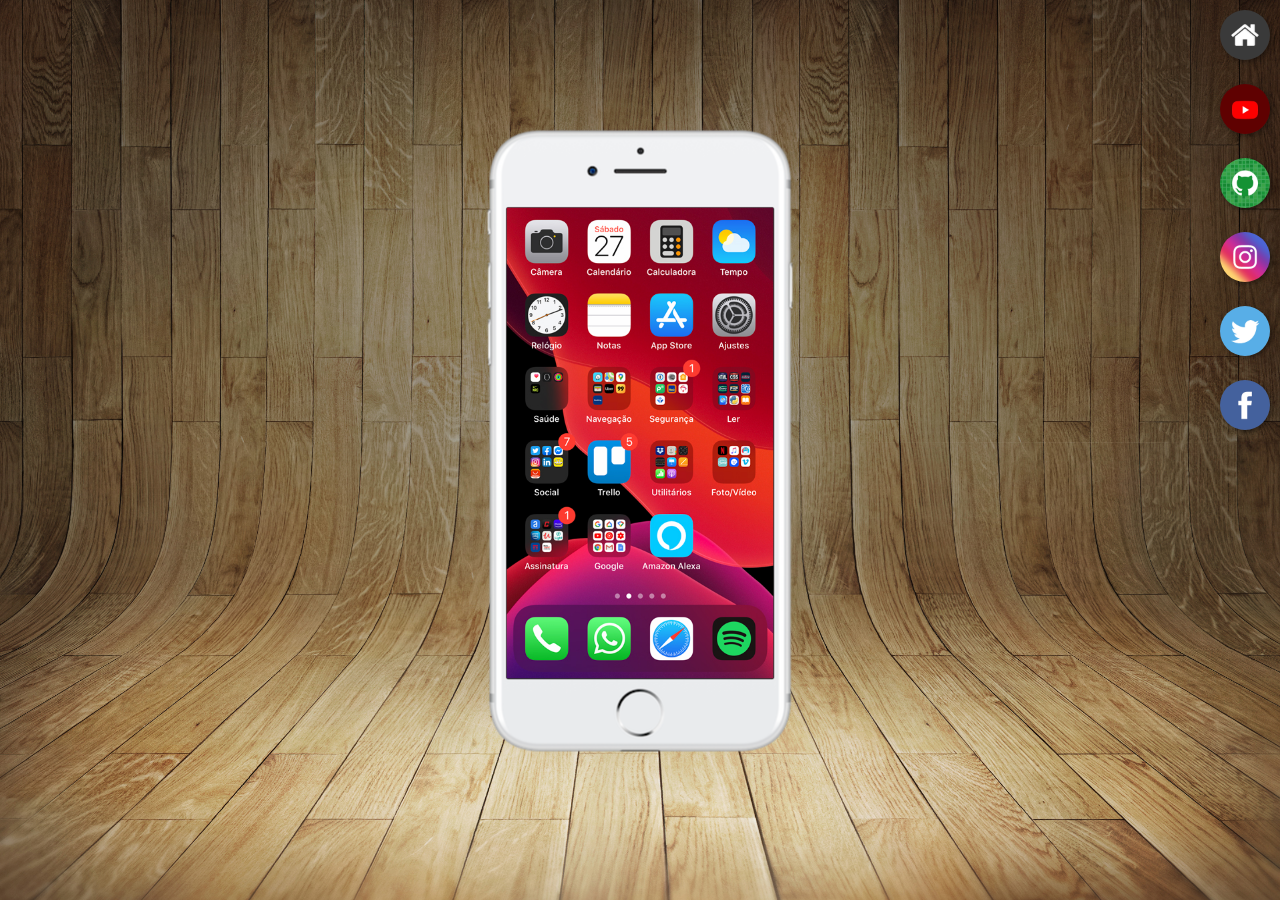
<file: index.html>
<!DOCTYPE html>
<html lang="pt-br">
<head>
    <meta charset="UTF-8">
    <meta http-equiv="X-UA-Compatible" content="IE=edge">
    <meta name="viewport" content="width=device-width, initial-scale=1.0">
    <link rel="stylesheet" href="estilos/style.css">
    <title>Projeto Redes Sociais</title>
</head>
<body>
    <main>
            <section id="telefone">
                <iframe src="home.html" name="tela" id="tela" frameborder="0">Navegador incompatível</iframe>
            </section>

            <section id="redes-sociais">
                <a href="home.html" target="tela"><img src="imagens/logo-home.jpg" alt="Home"></a><br>
                <a href="youtube.html" target="tela"><img src="imagens/logo-youtube.jpg" alt="Youtube"></a><br>
                <a href="github.html" target="tela"><img src="imagens/logo-github.jpg" alt="GitHub"></a><br>
                <a href="instagram.html" target="tela"><img src="imagens/logo-instagram.jpg" alt="Instagram"></a><br>
                <a href="twitter.html" target="tela"><img src="imagens/logo-twitter.jpg" alt="Twitter"></a><br>
                <a href="facebook.html" target="tela"><img src="imagens/logo-facebook.jpg" alt="Facebook"></a><br>
            </section>
    </main>
</body>
</html>
</file>
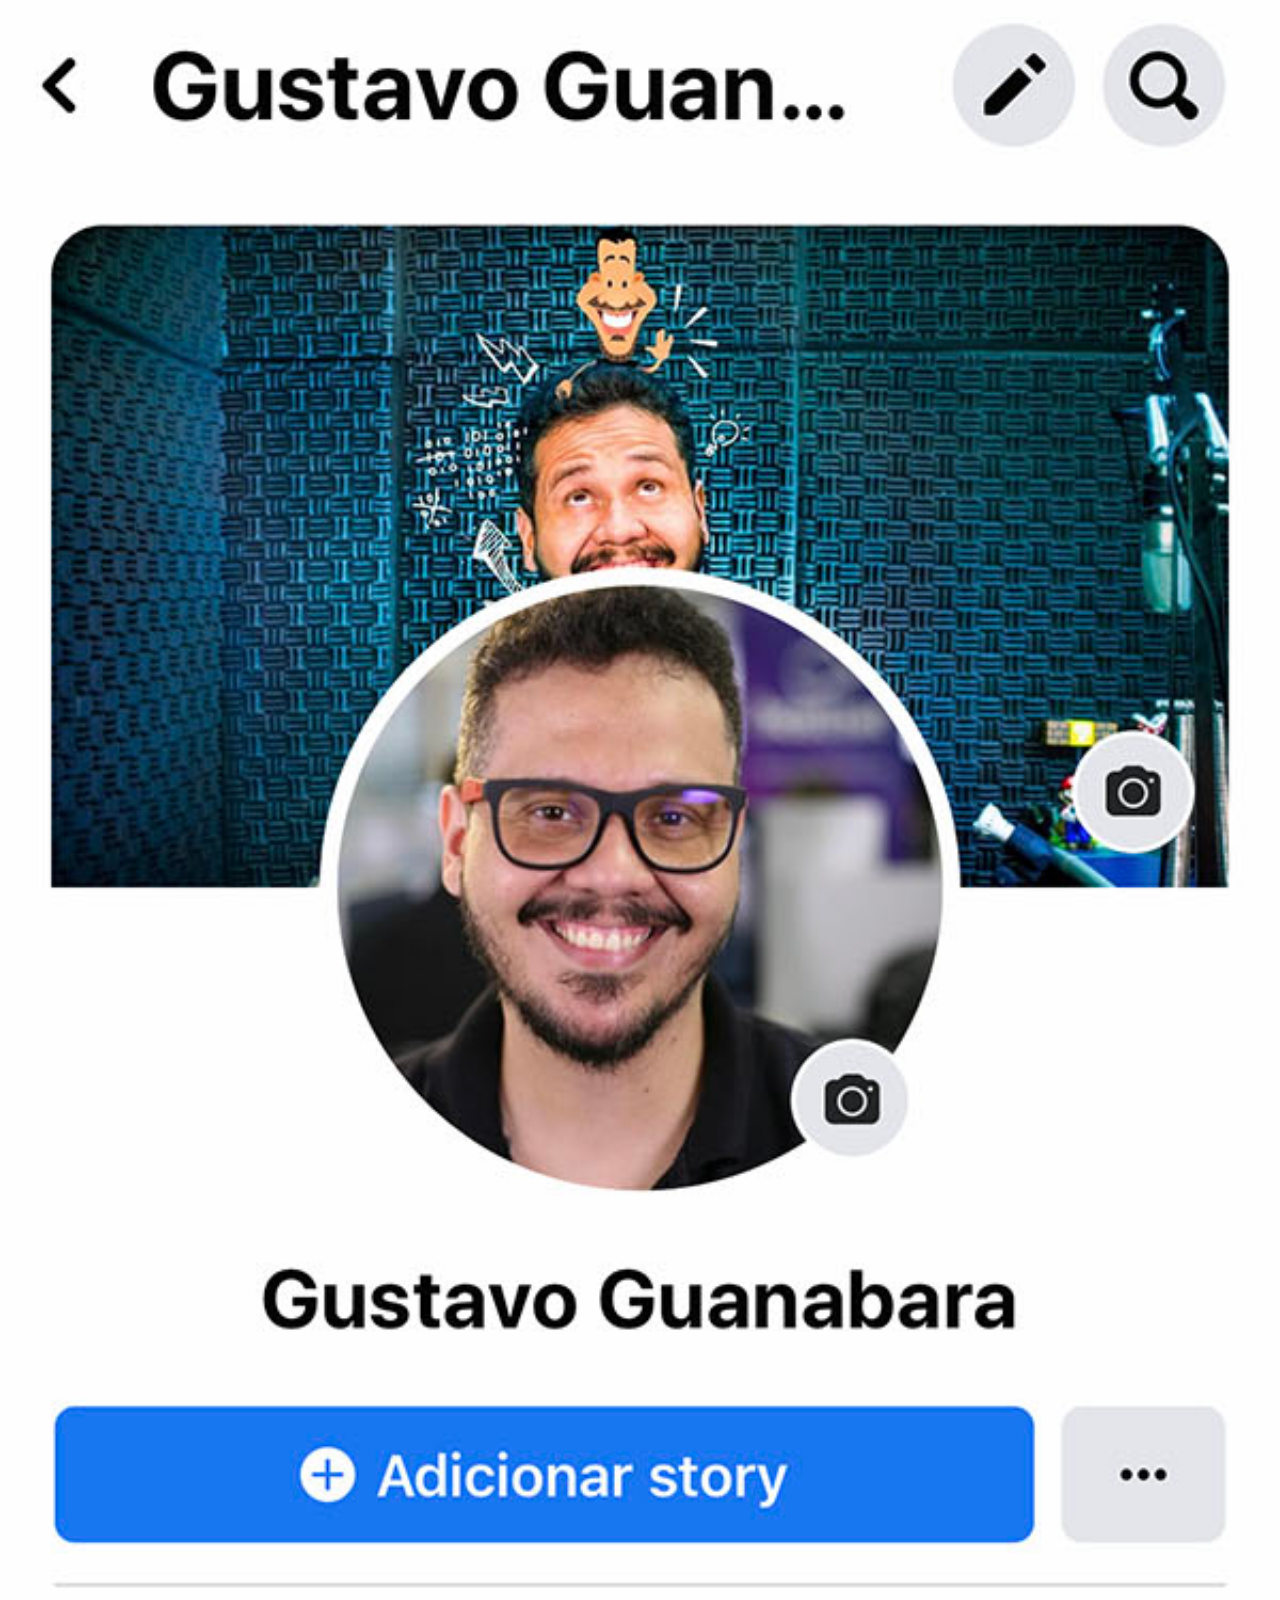
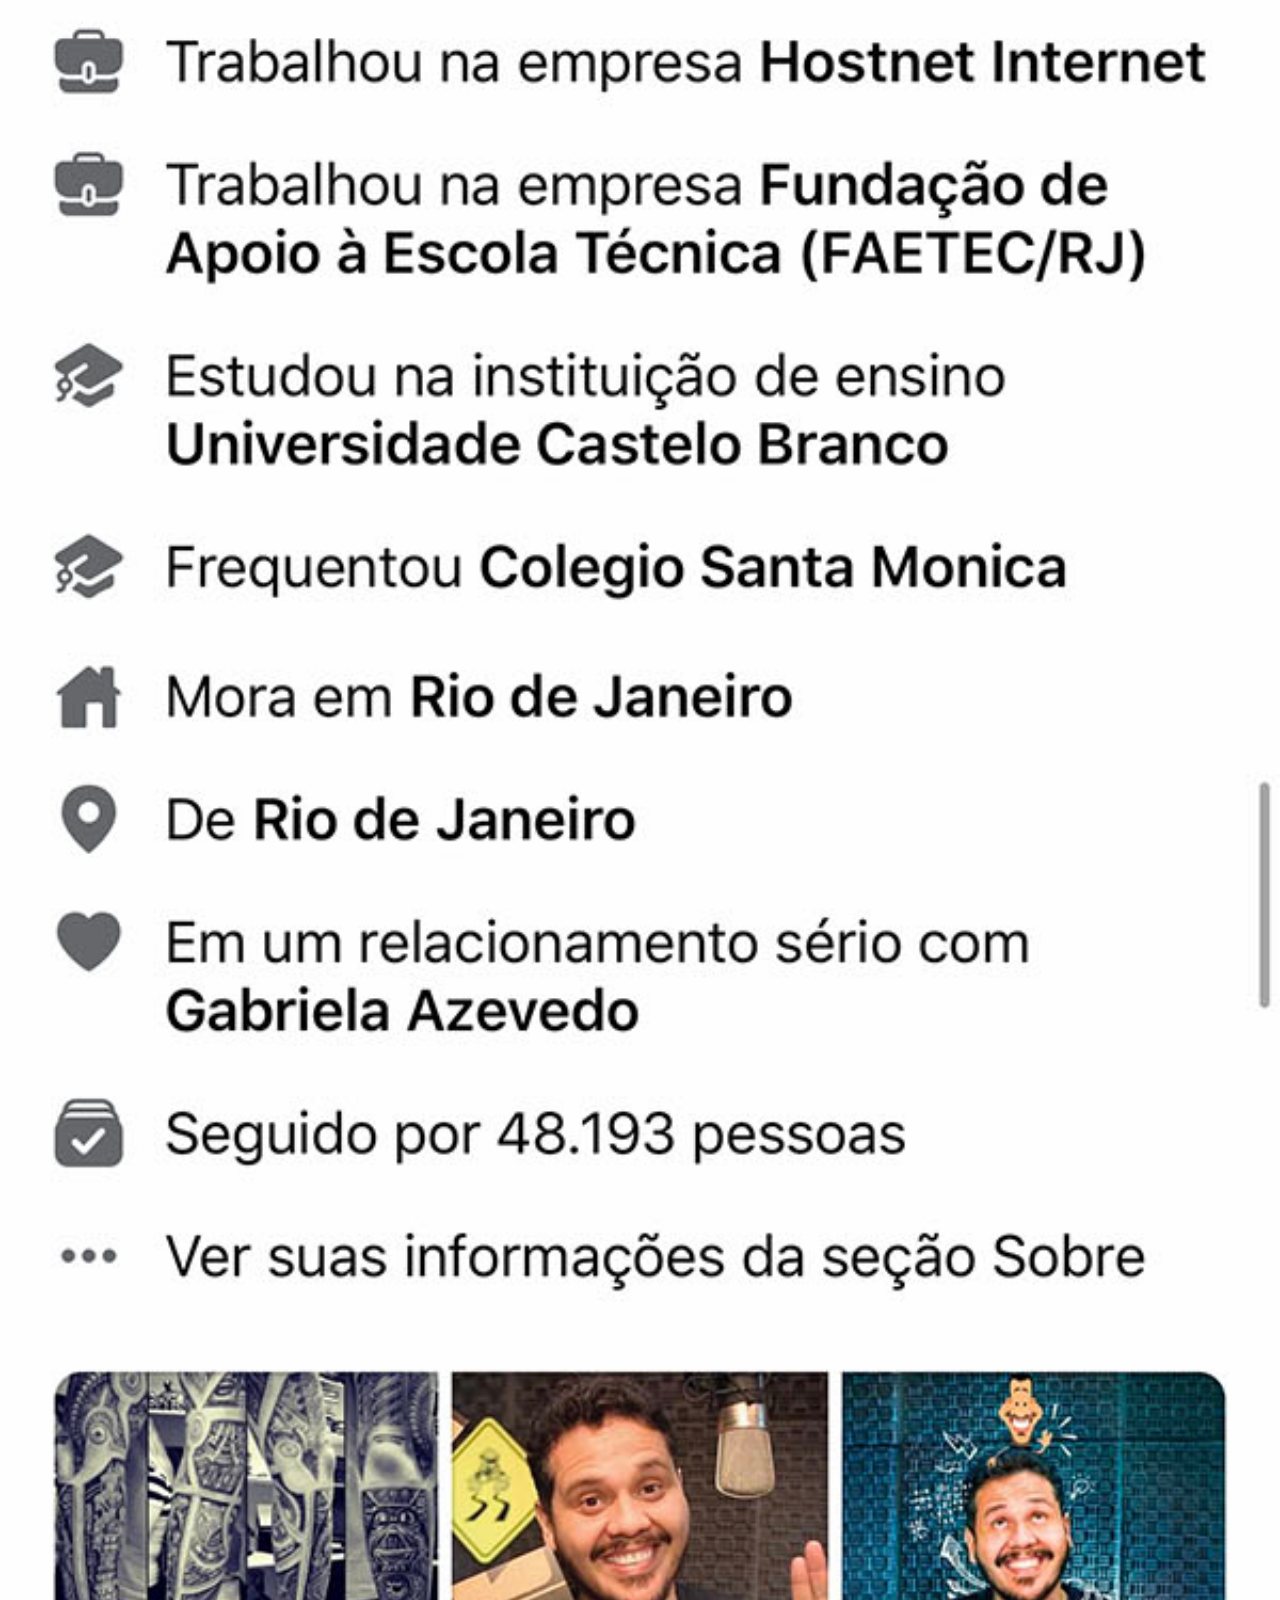
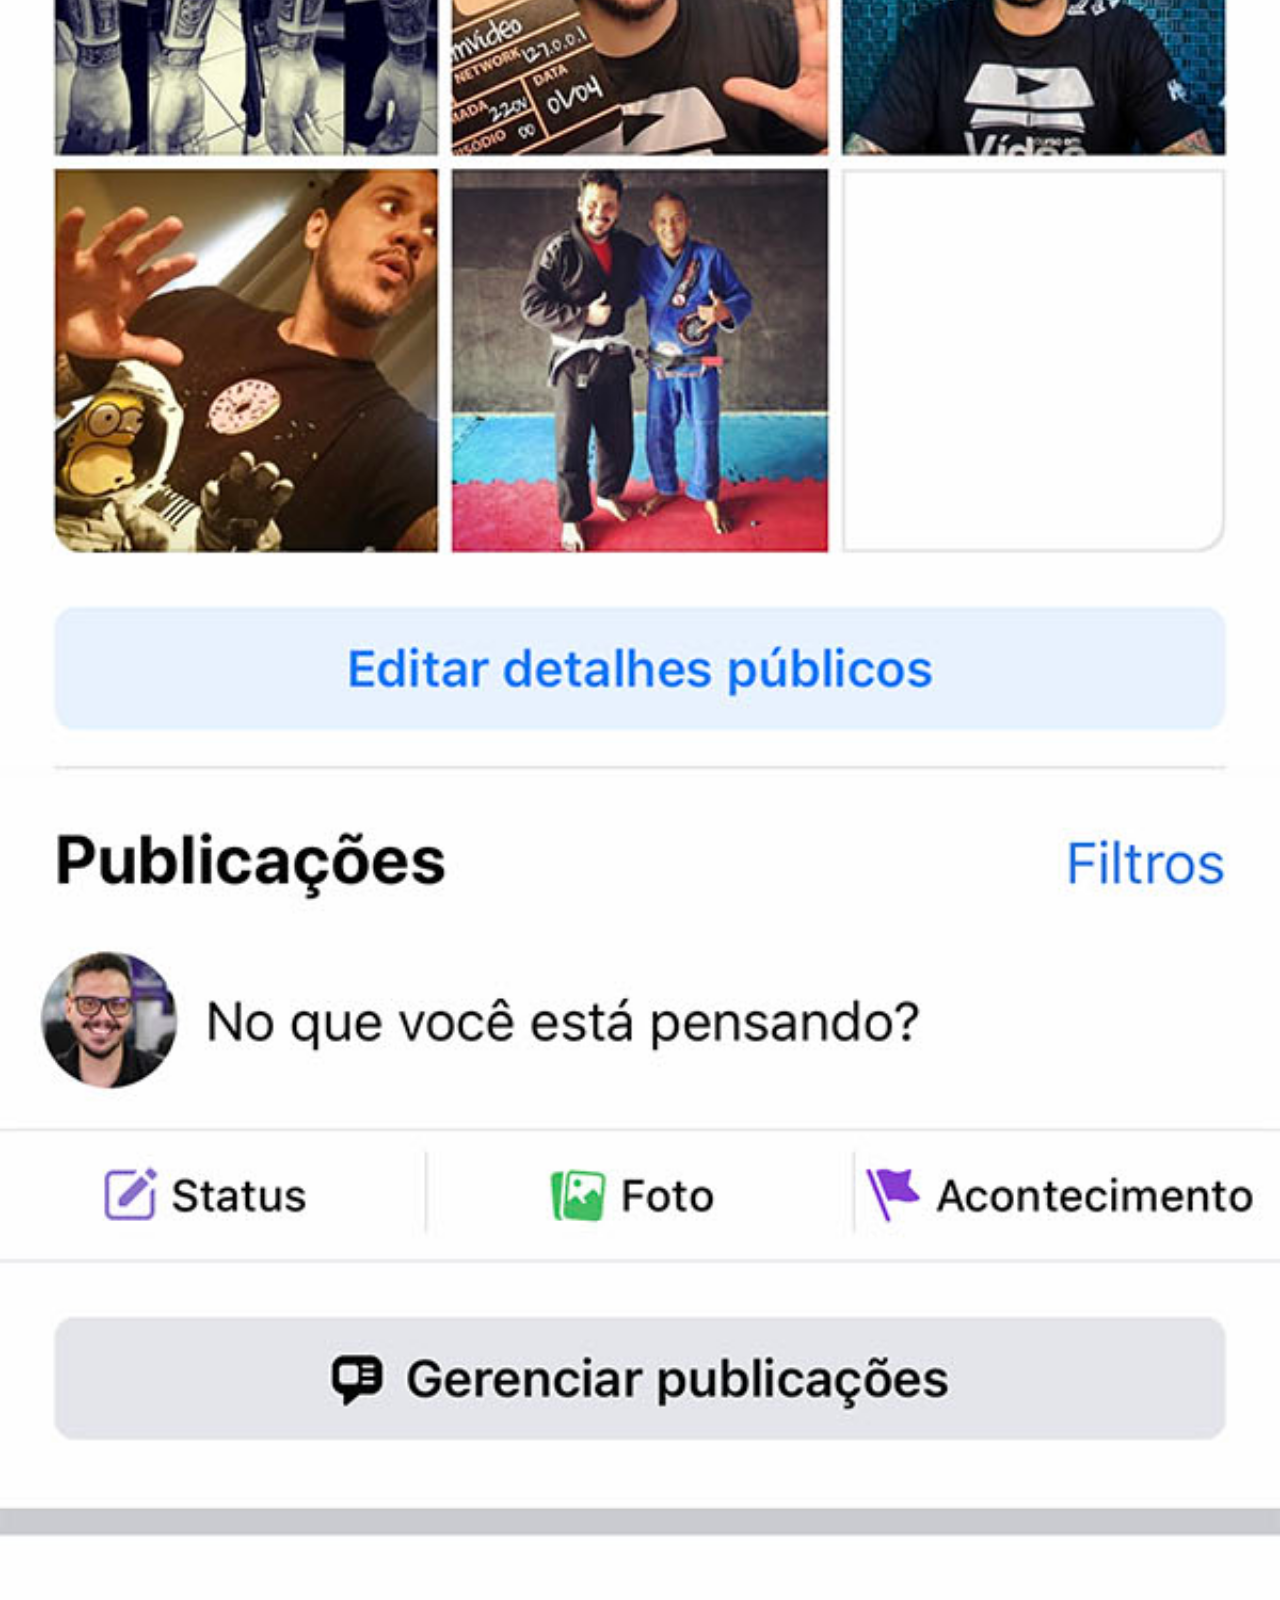
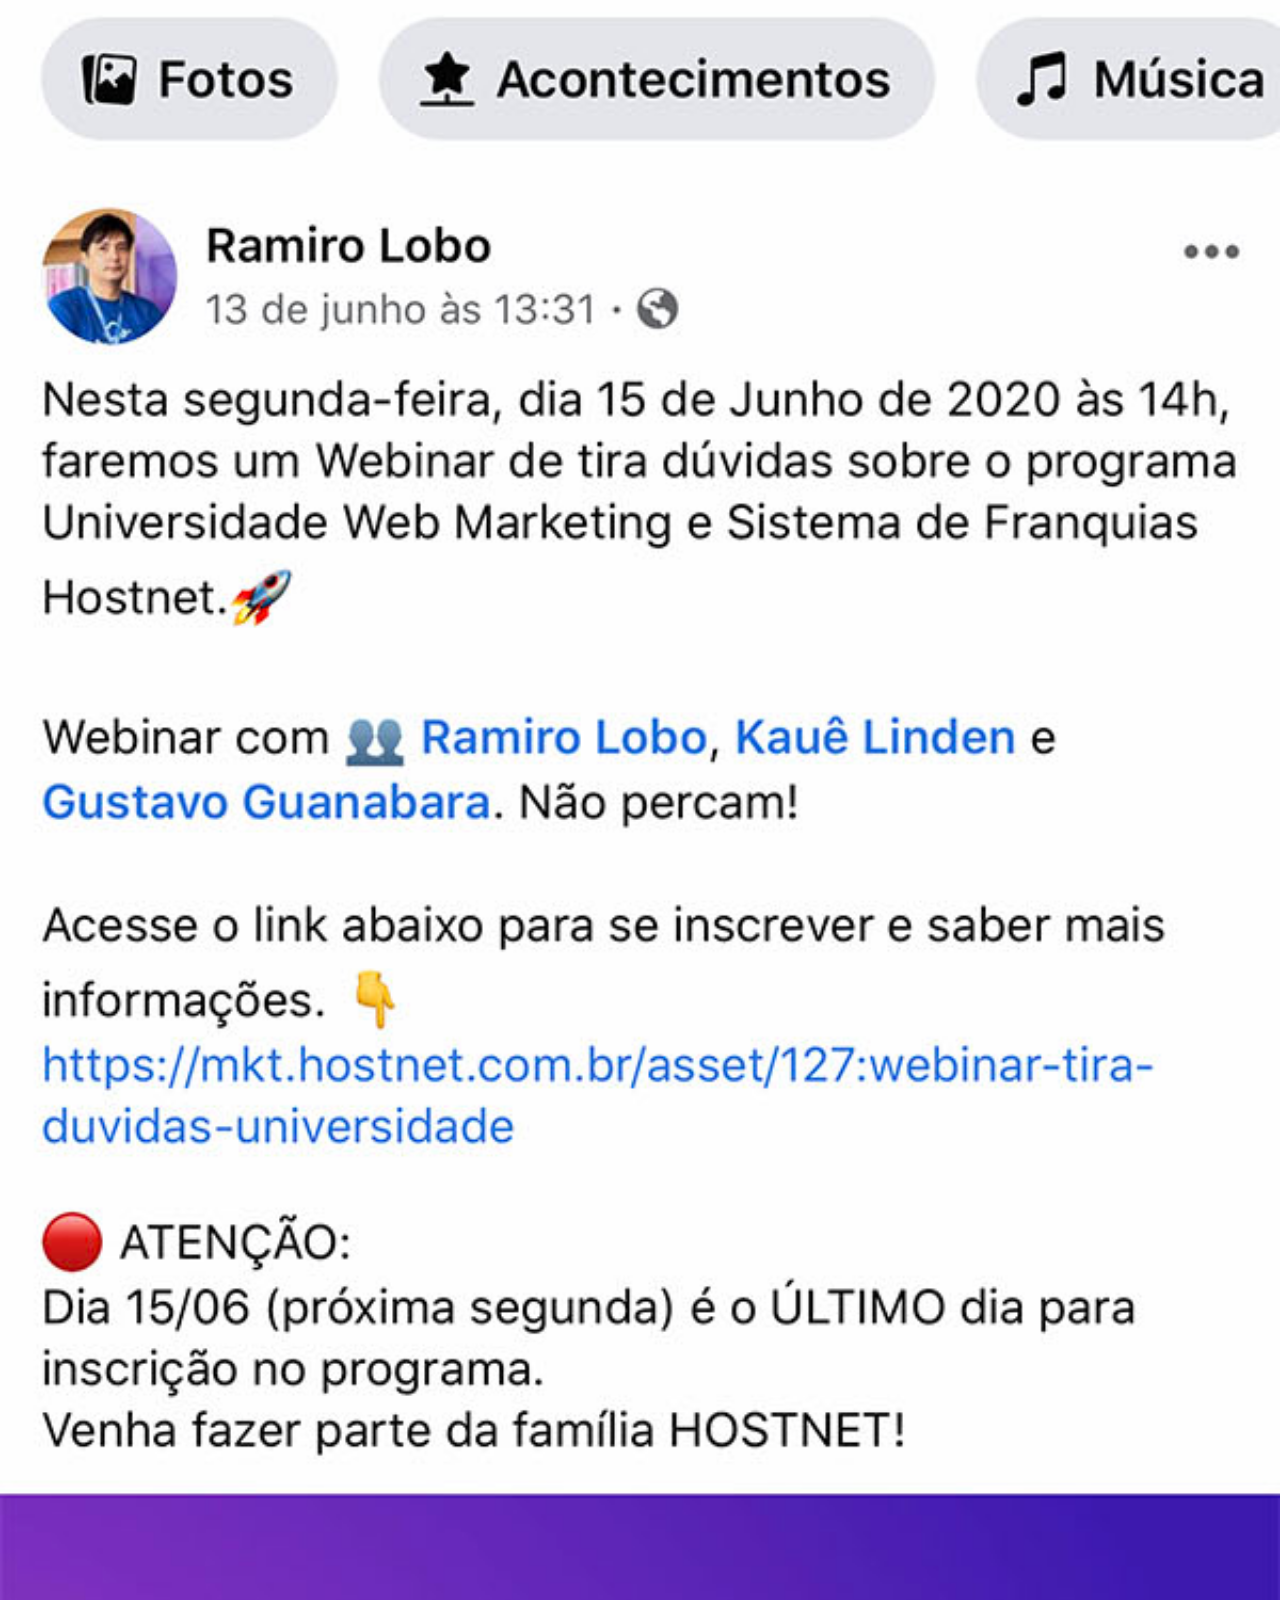
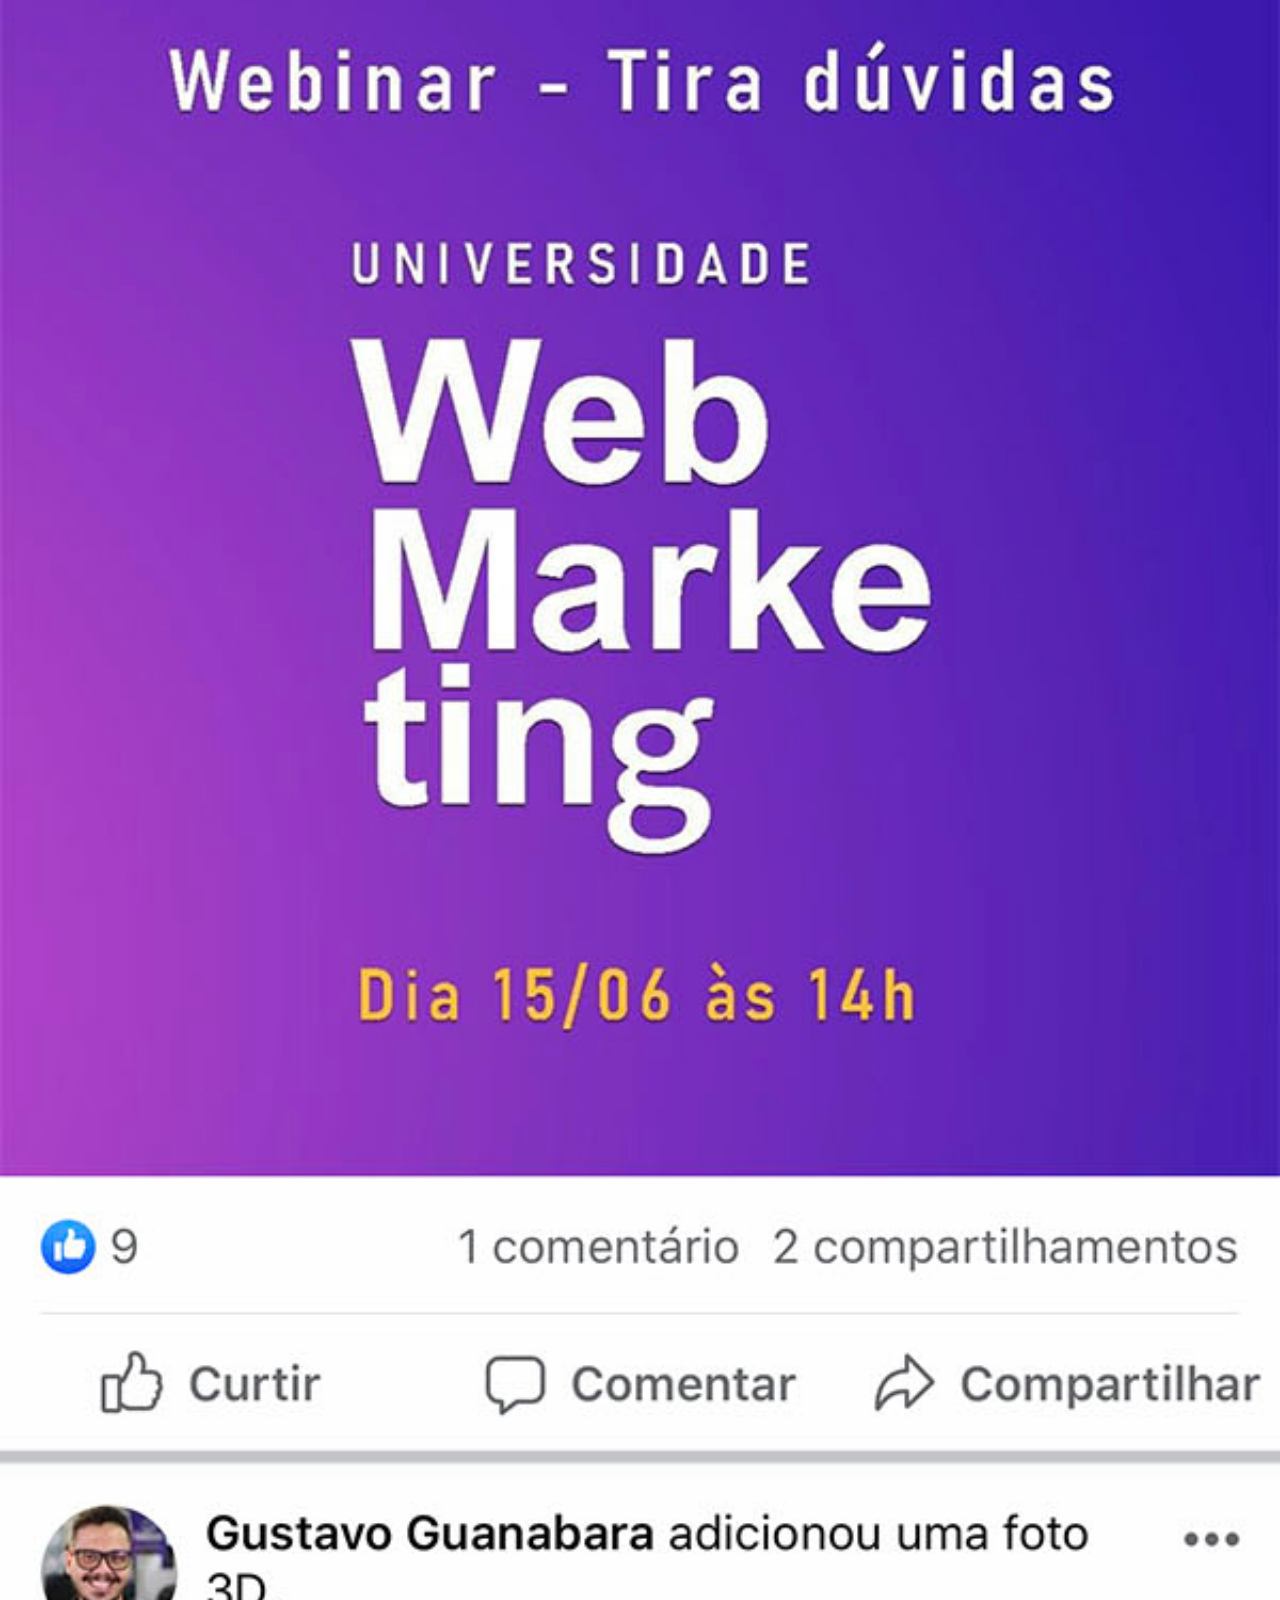
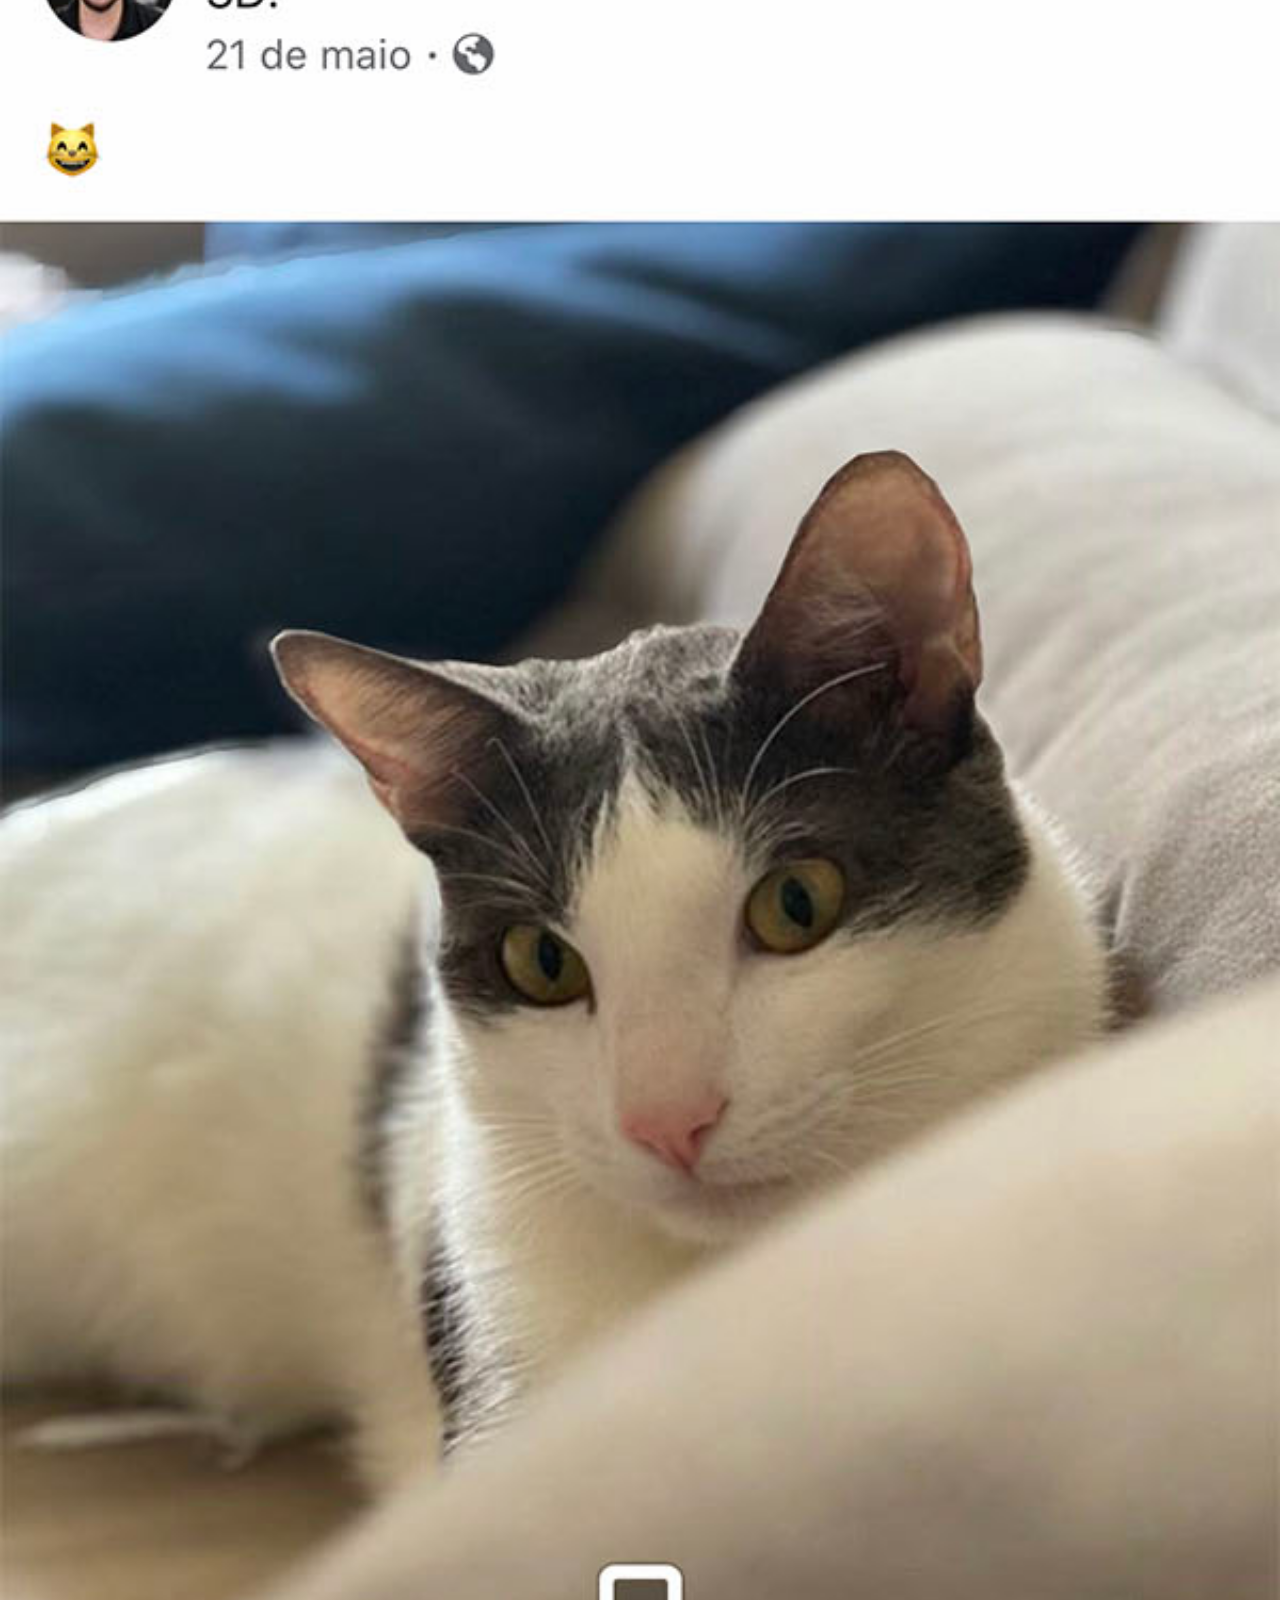
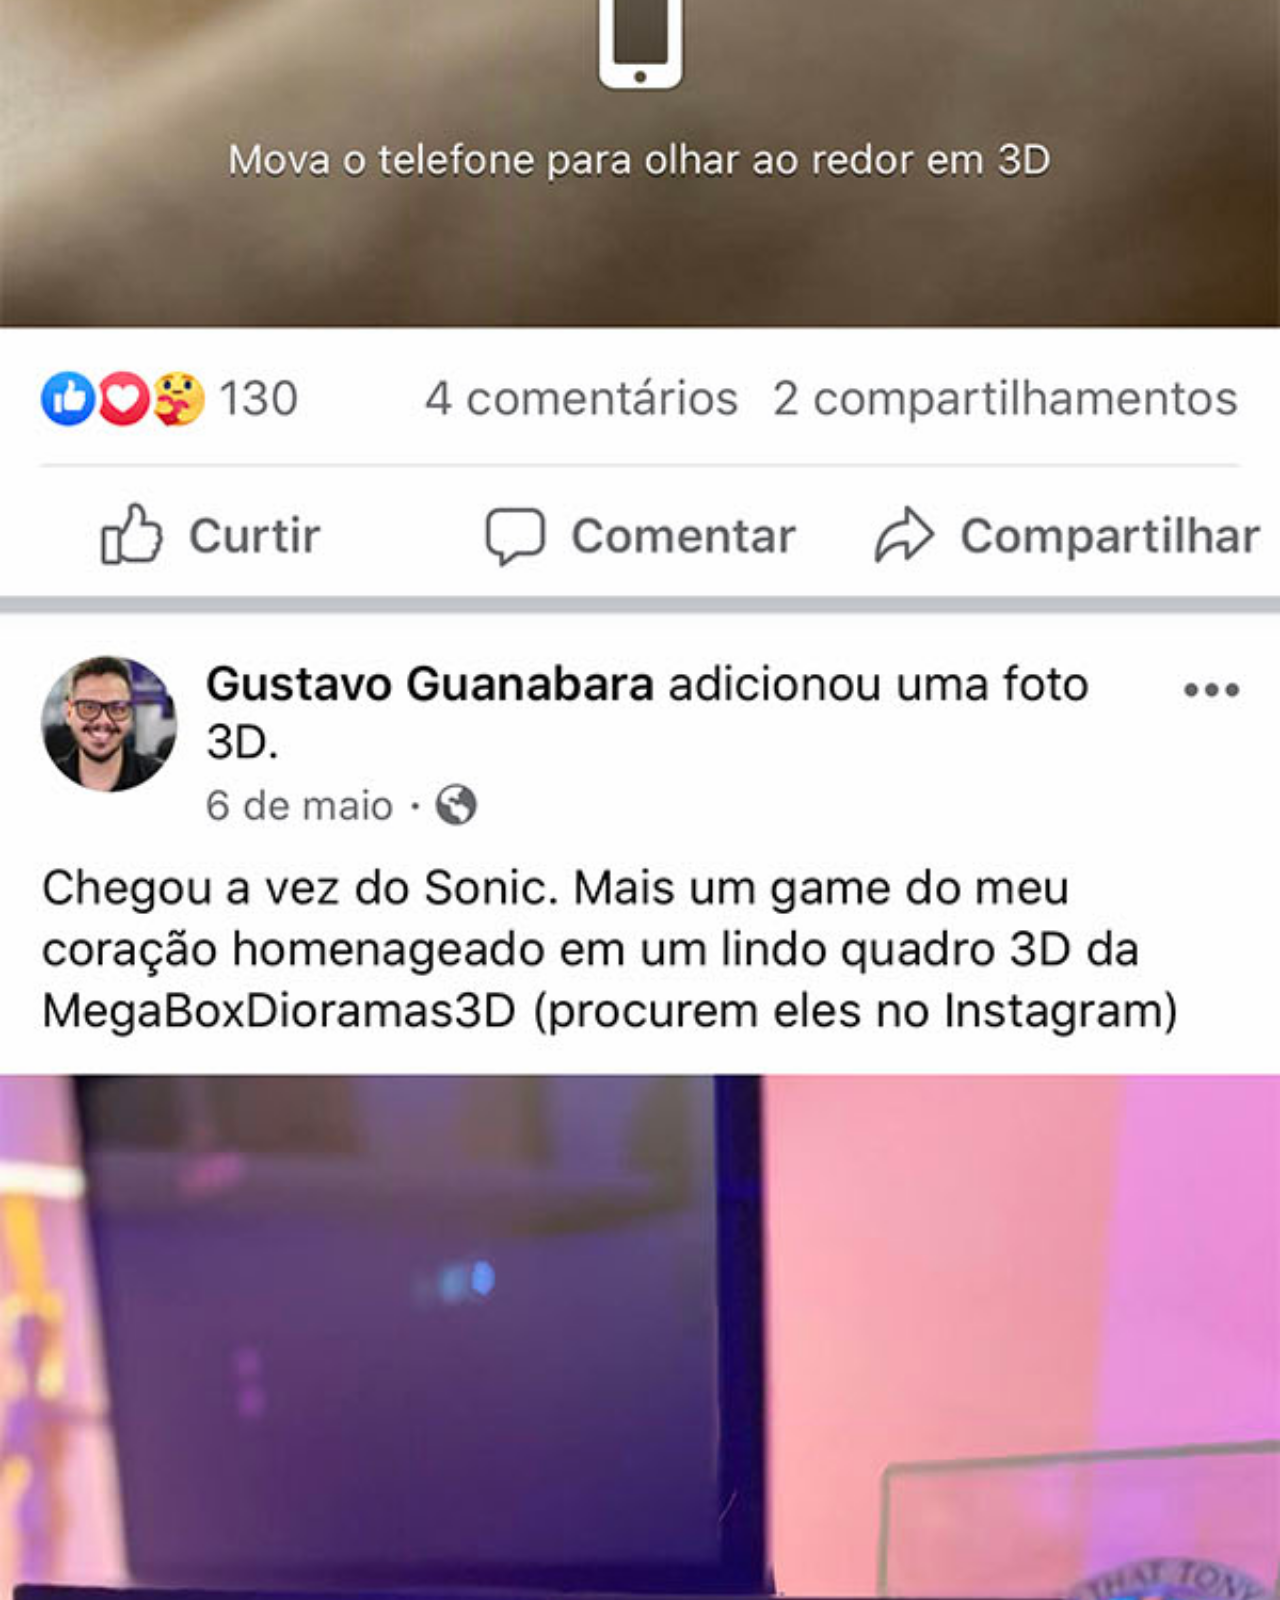
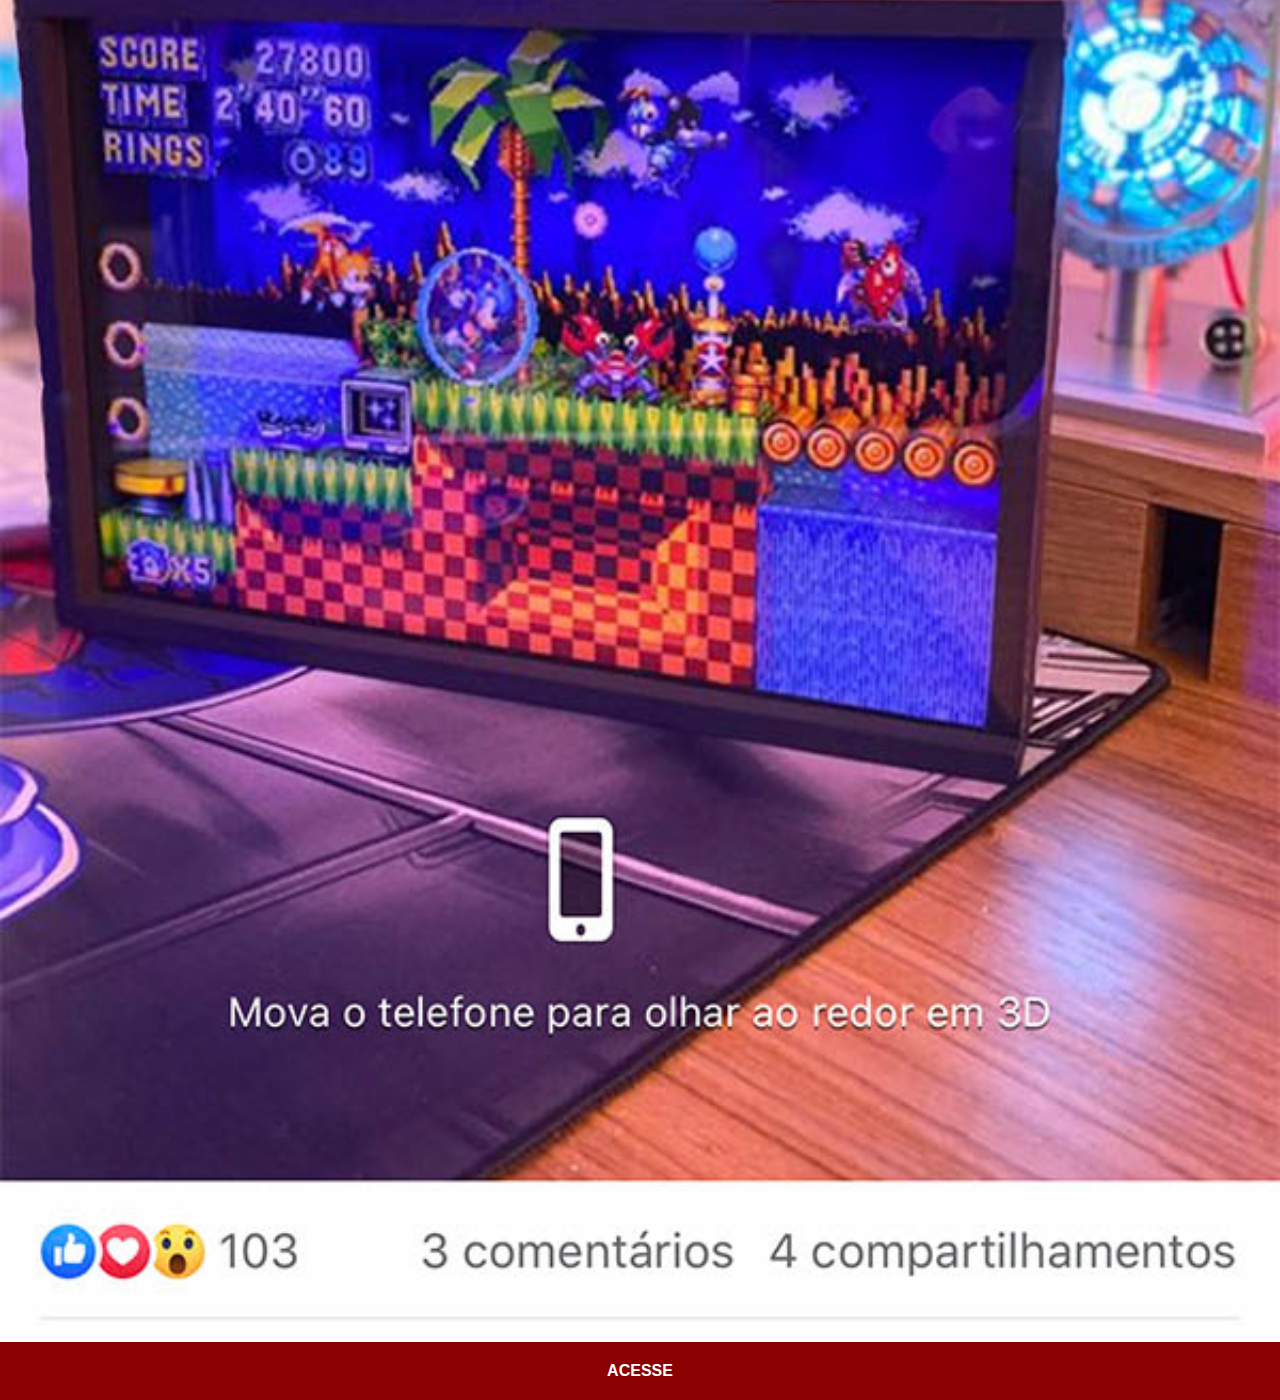
<file: facebook.html>
<!DOCTYPE html>
<html lang="pt-br">
<head>
    <meta charset="UTF-8">
    <meta http-equiv="X-UA-Compatible" content="IE=edge">
    <meta name="viewport" content="width=device-width, initial-scale=1.0">
    <link rel="stylesheet" href="estilos/social.css">
    <title>Facebook</title>
</head>
<body>
    <img src="imagens/tela-facebook.jpg" alt="Facebook"><a href="https://www.facebook.com/gustavoguanabara/" target="_blank">ACESSE</a>
</body>
</html>
</file>
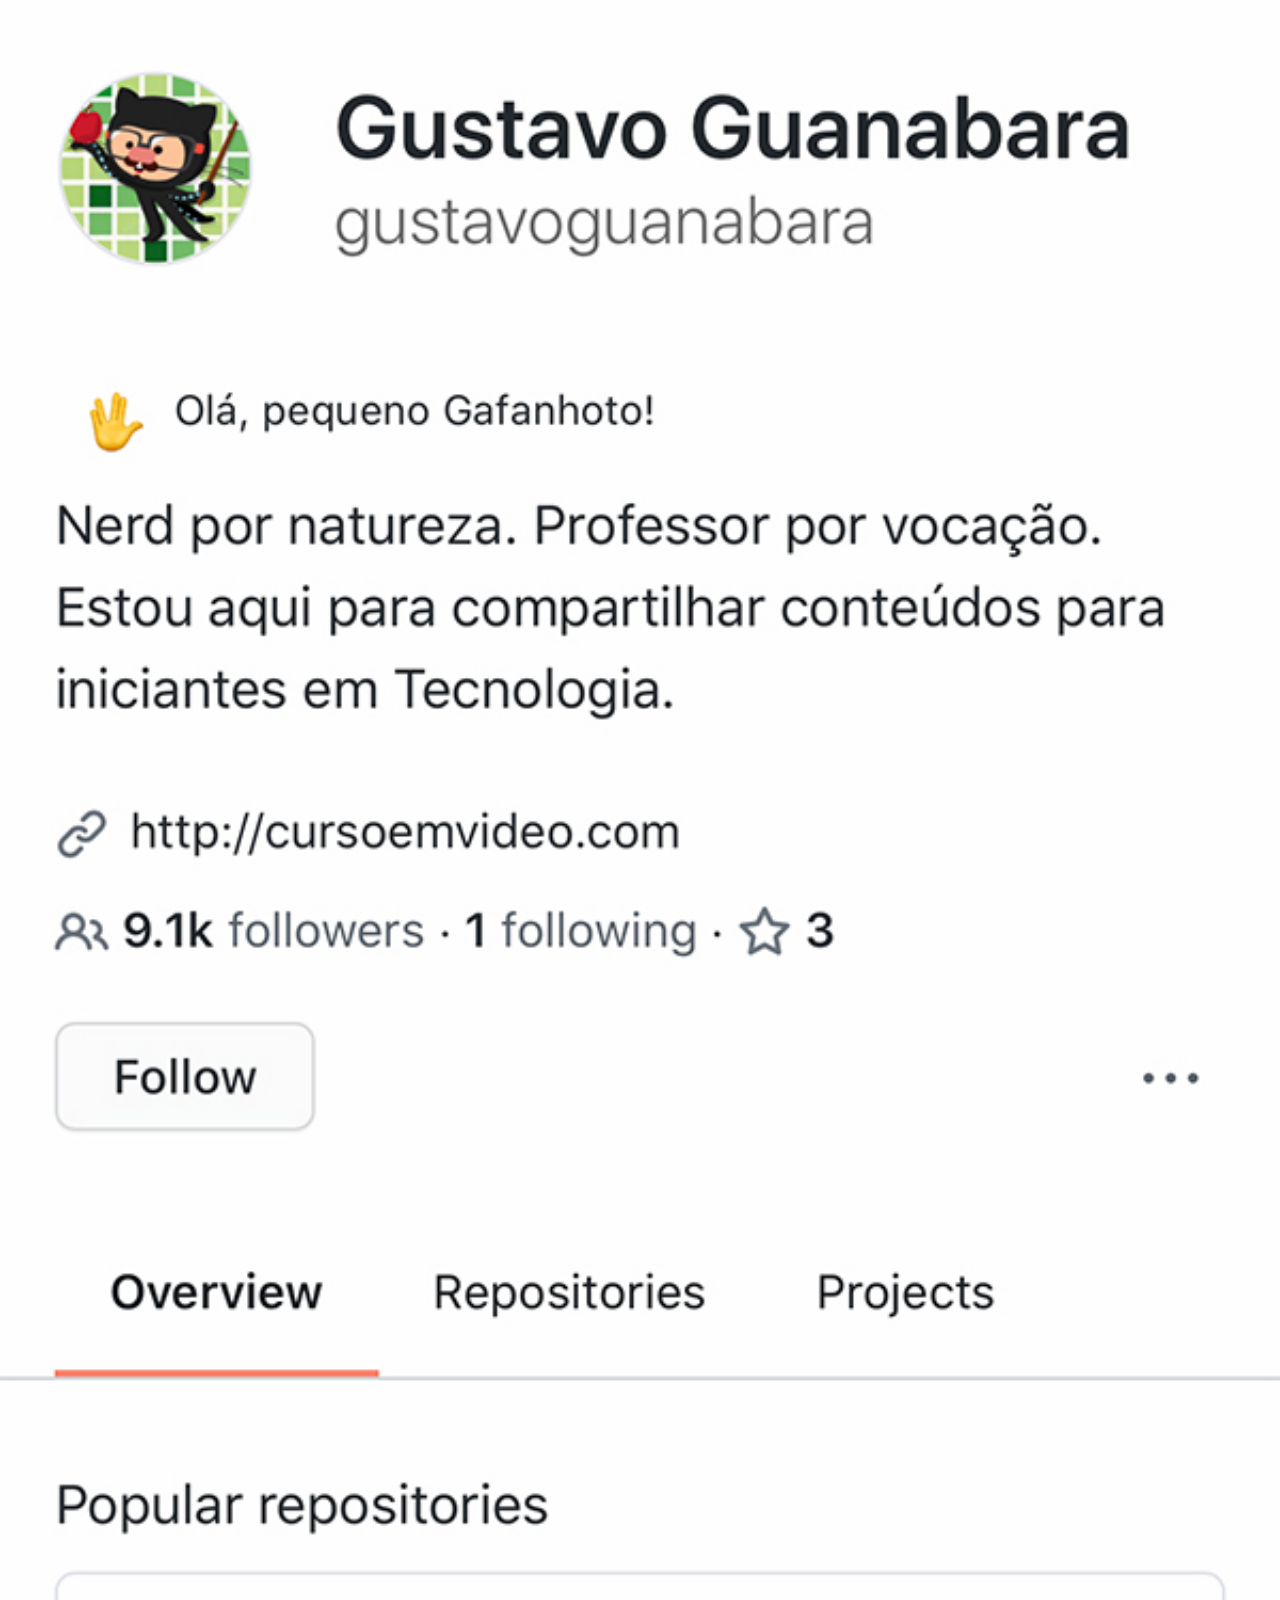
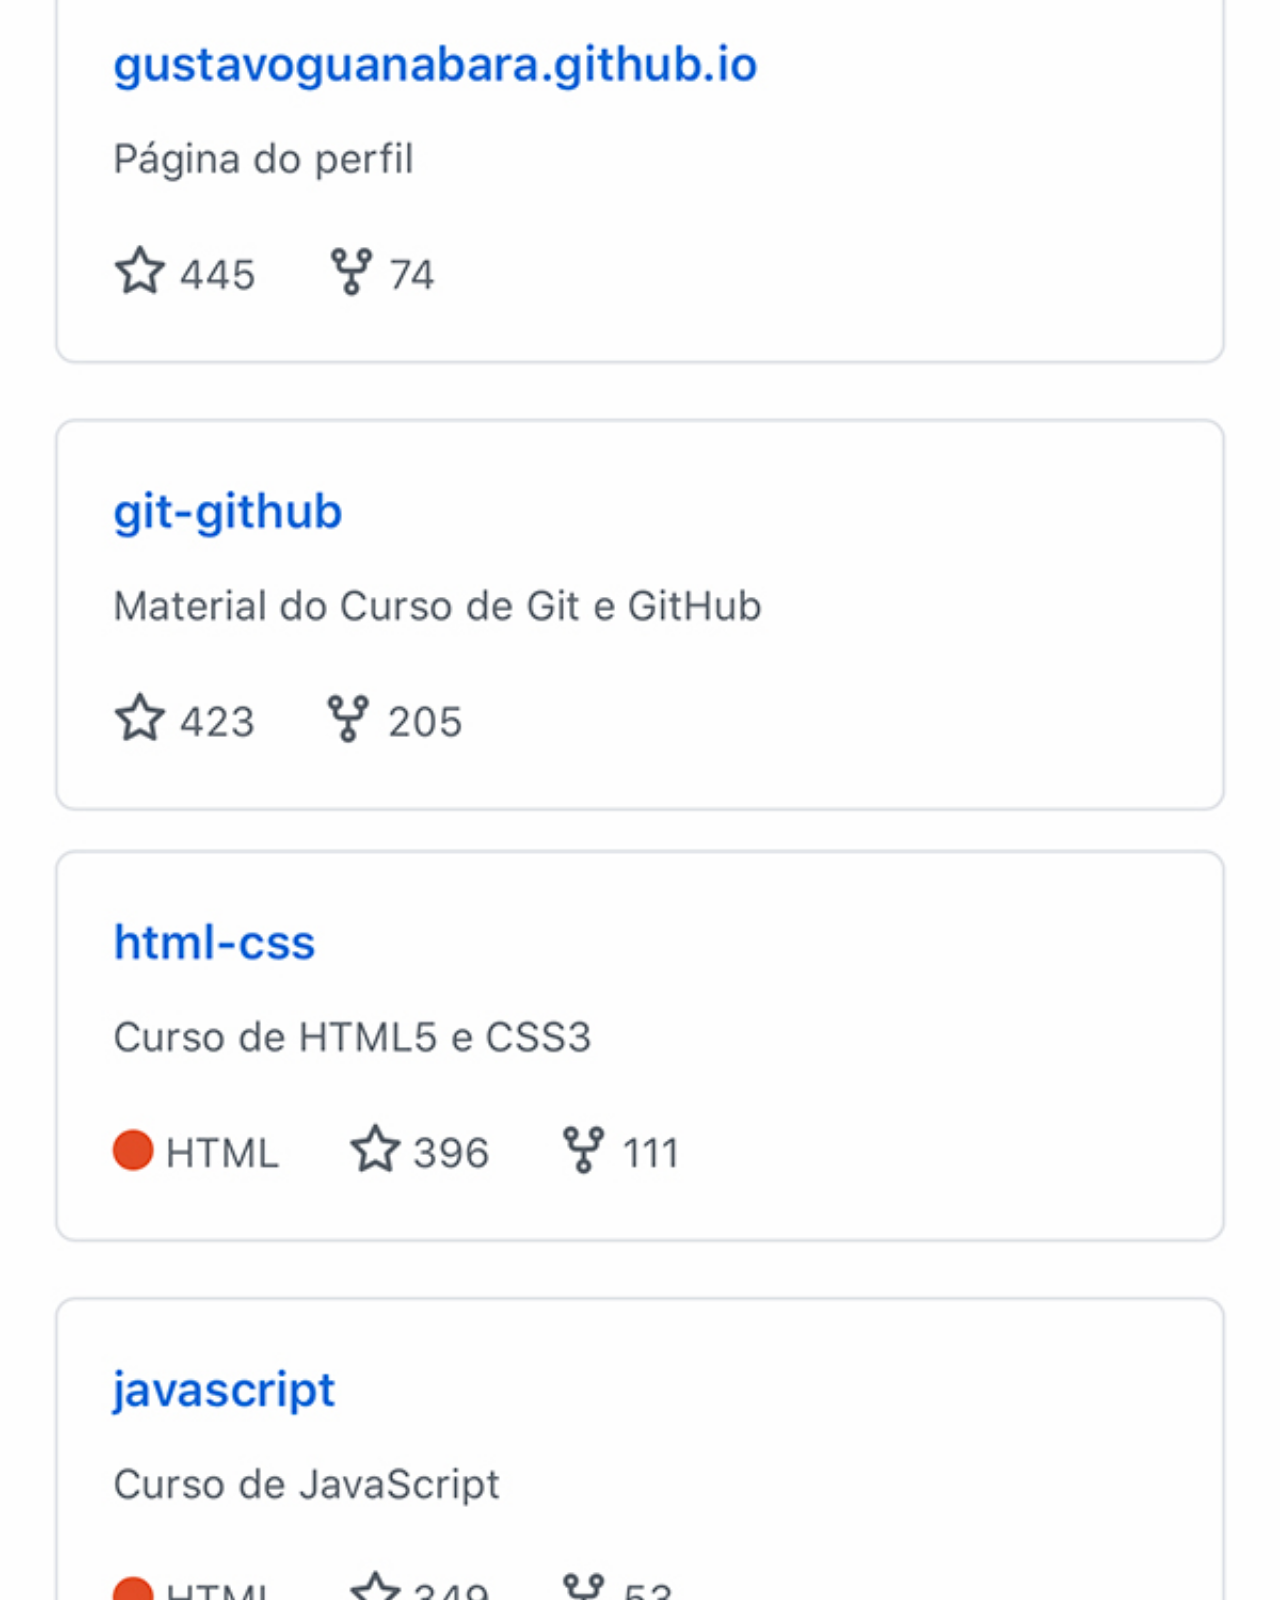
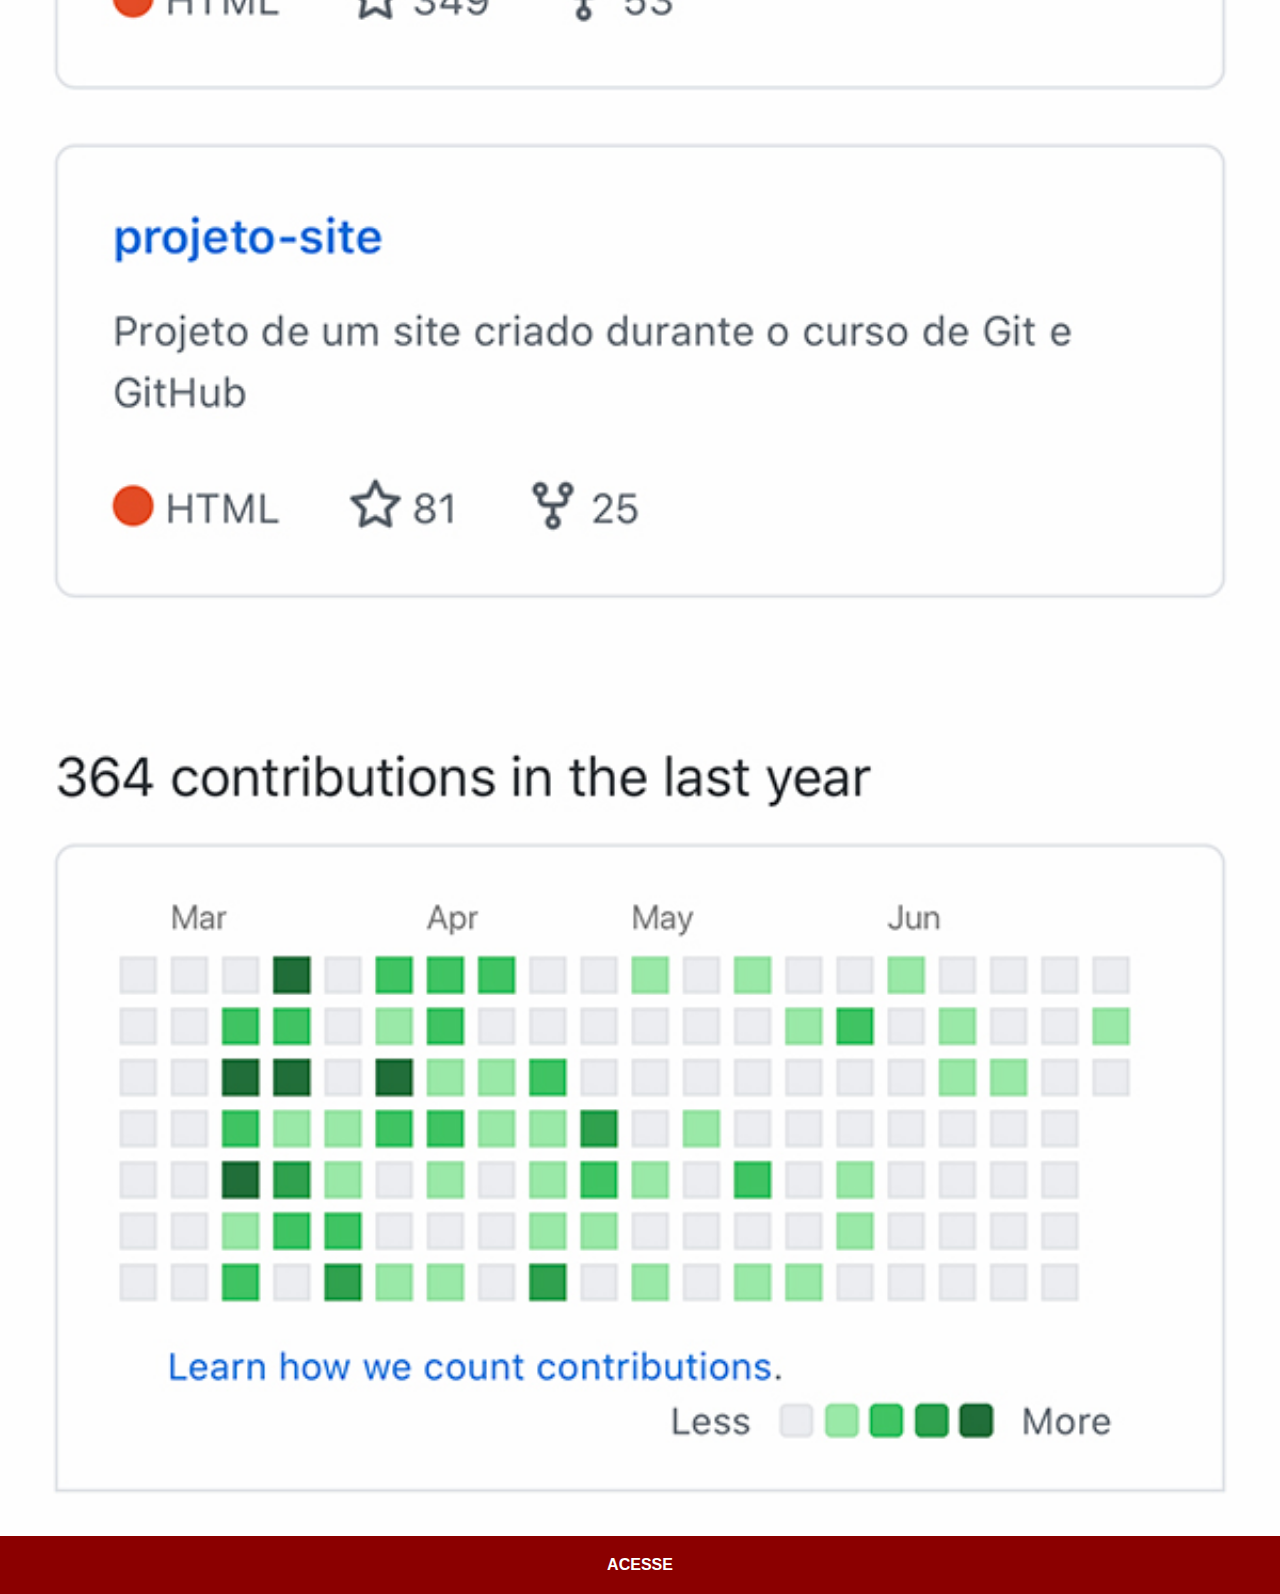
<file: github.html>
<!DOCTYPE html>
<html lang="pt-br">
<head>
    <meta charset="UTF-8">
    <meta http-equiv="X-UA-Compatible" content="IE=edge">
    <meta name="viewport" content="width=device-width, initial-scale=1.0">
    <link rel="stylesheet" href="estilos/social.css">
    <title>Github</title>
</head>
<body>
    
<img src="imagens/tela-github.jpg" alt="GitHub"><a href="http://github.com/gustavoguanabara" target="_blank">ACESSE</a>   

</body>
</html>
</file>
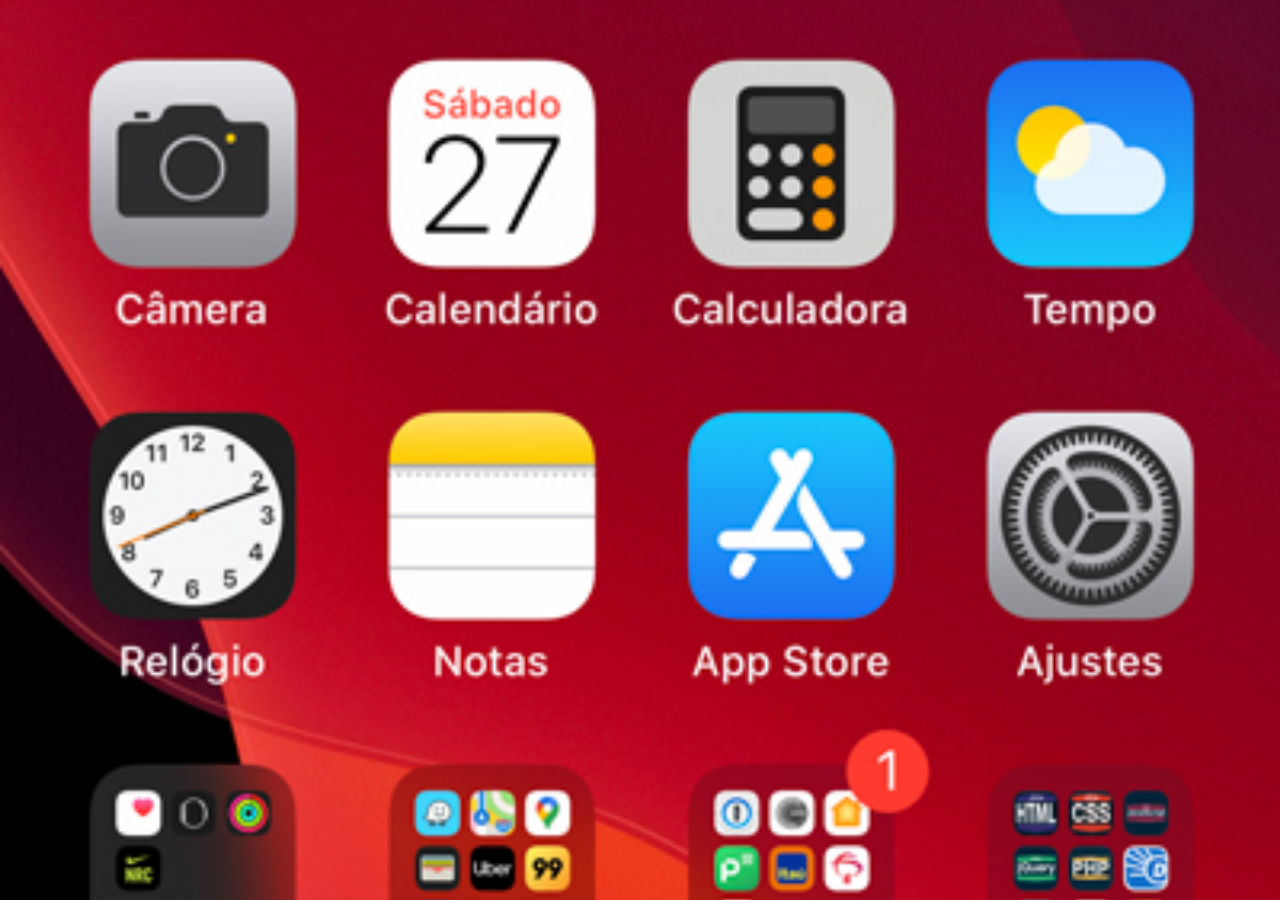
<file: home.html>
<!DOCTYPE html>
<html lang="pt-br">
<head>
    <meta charset="UTF-8">
    <meta http-equiv="X-UA-Compatible" content="IE=edge">
    <meta name="viewport" content="width=device-width, initial-scale=1.0">
    <title>Home</title>
</head>
    <style>
        * {
            margin: 0px;
            padding: 0px;
        }

        body {
            width: 100vw;
            height: 100vh;
            background: black url('imagens/tela-home.jpg') no-repeat top center;
            background-size: cover;
        }
    </style>
<body>
    
</body>
</html>
</file>
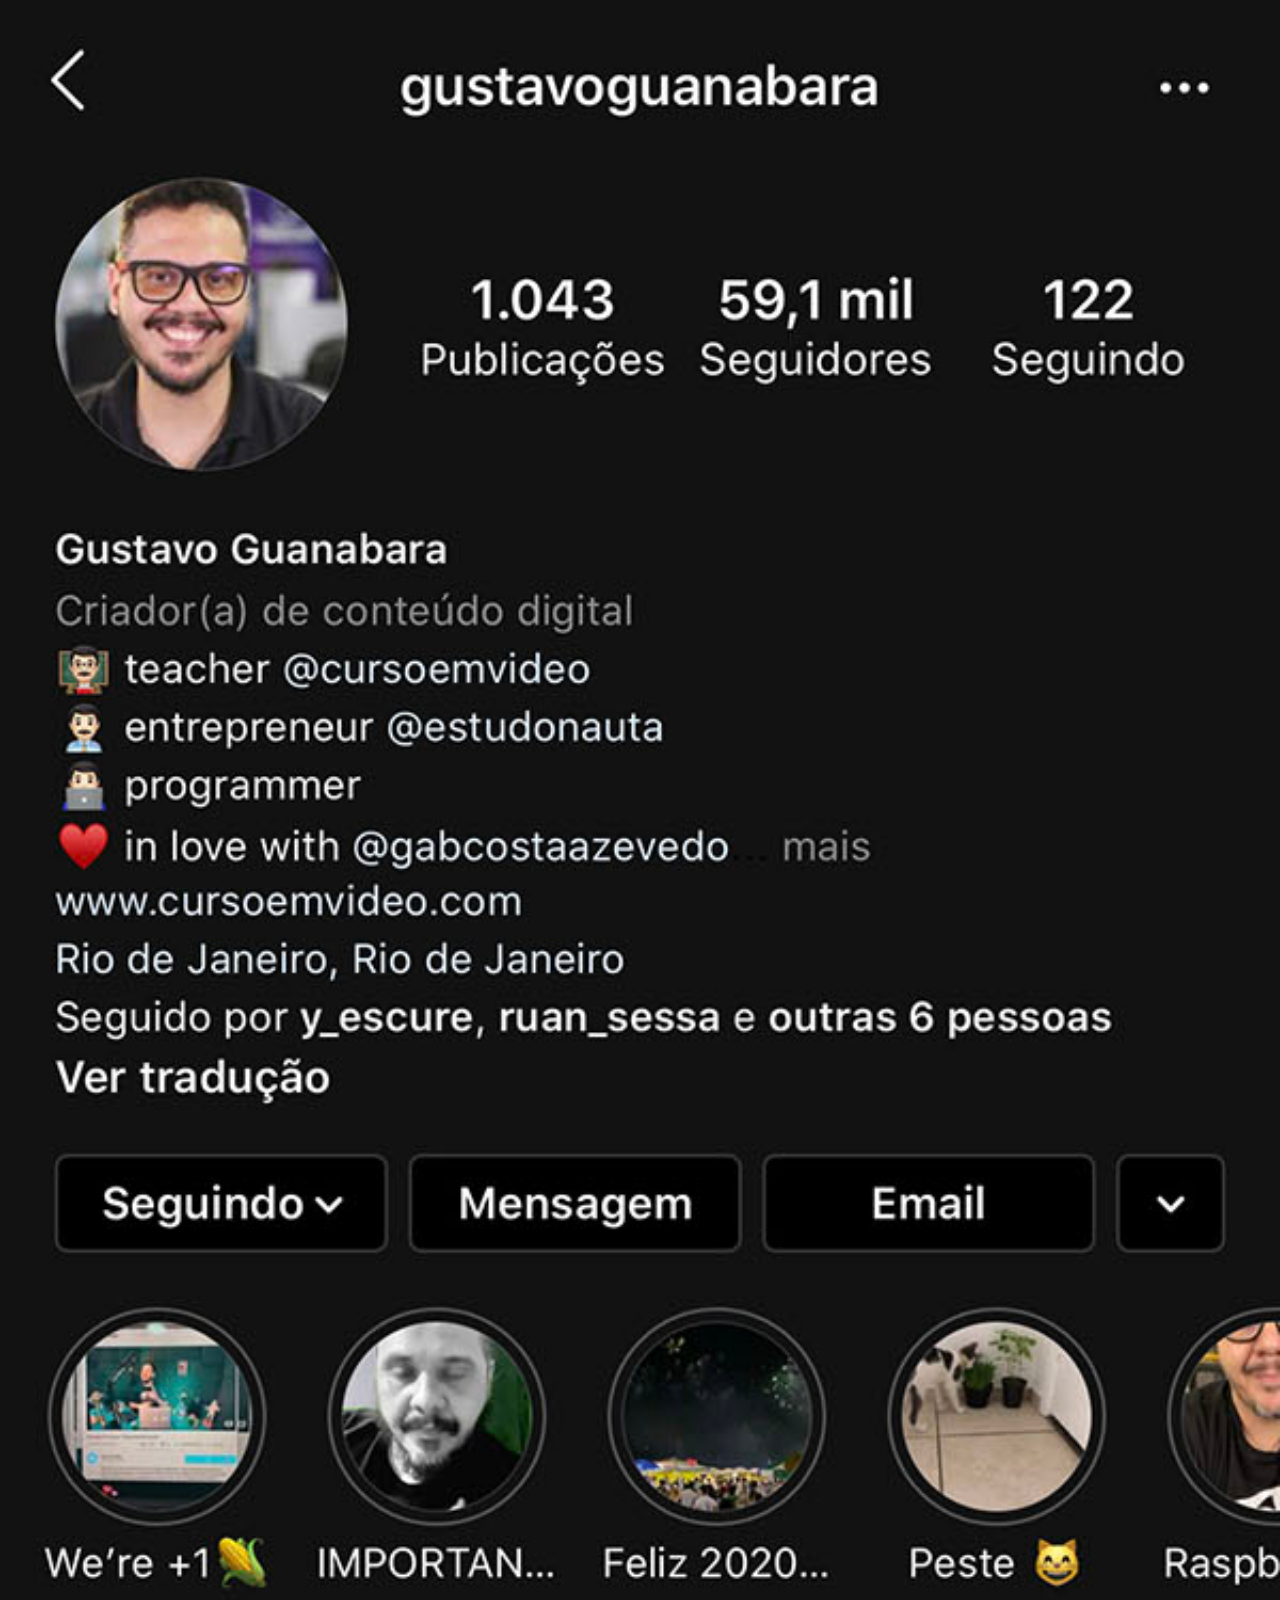
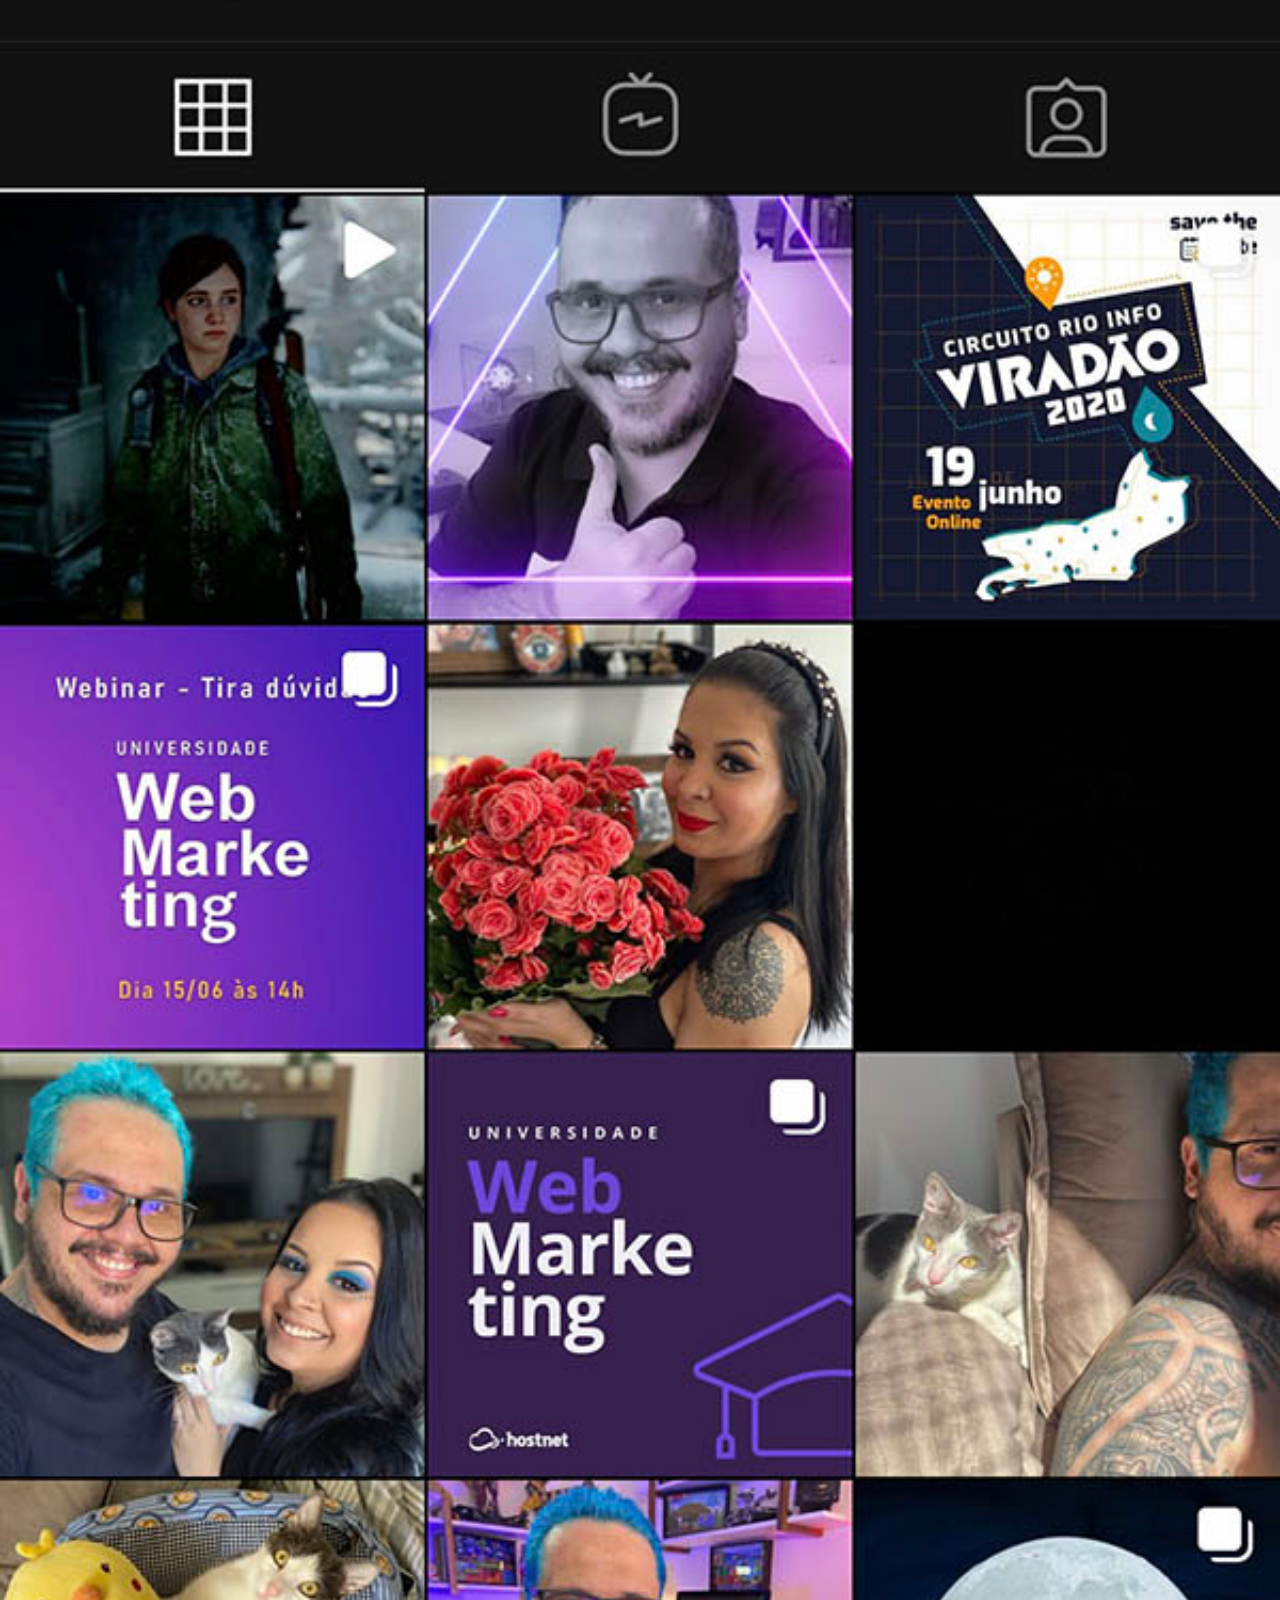
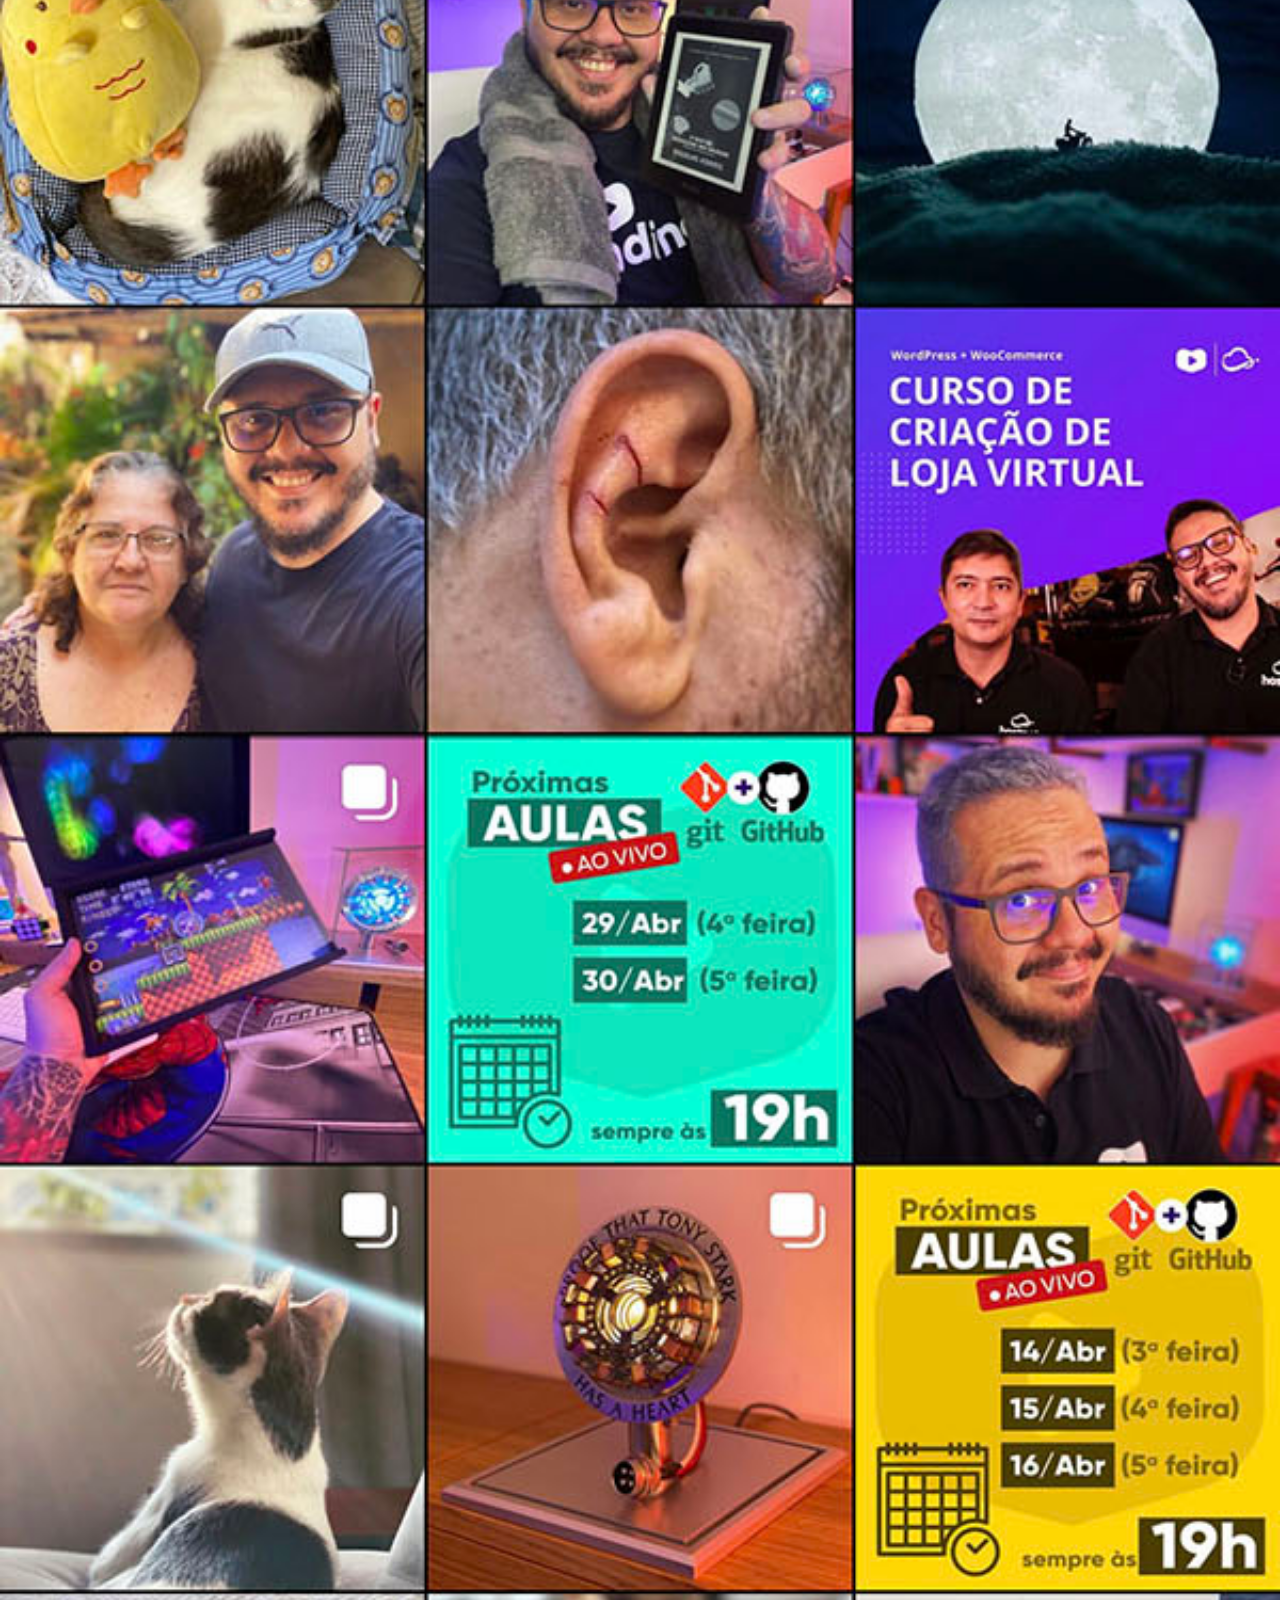
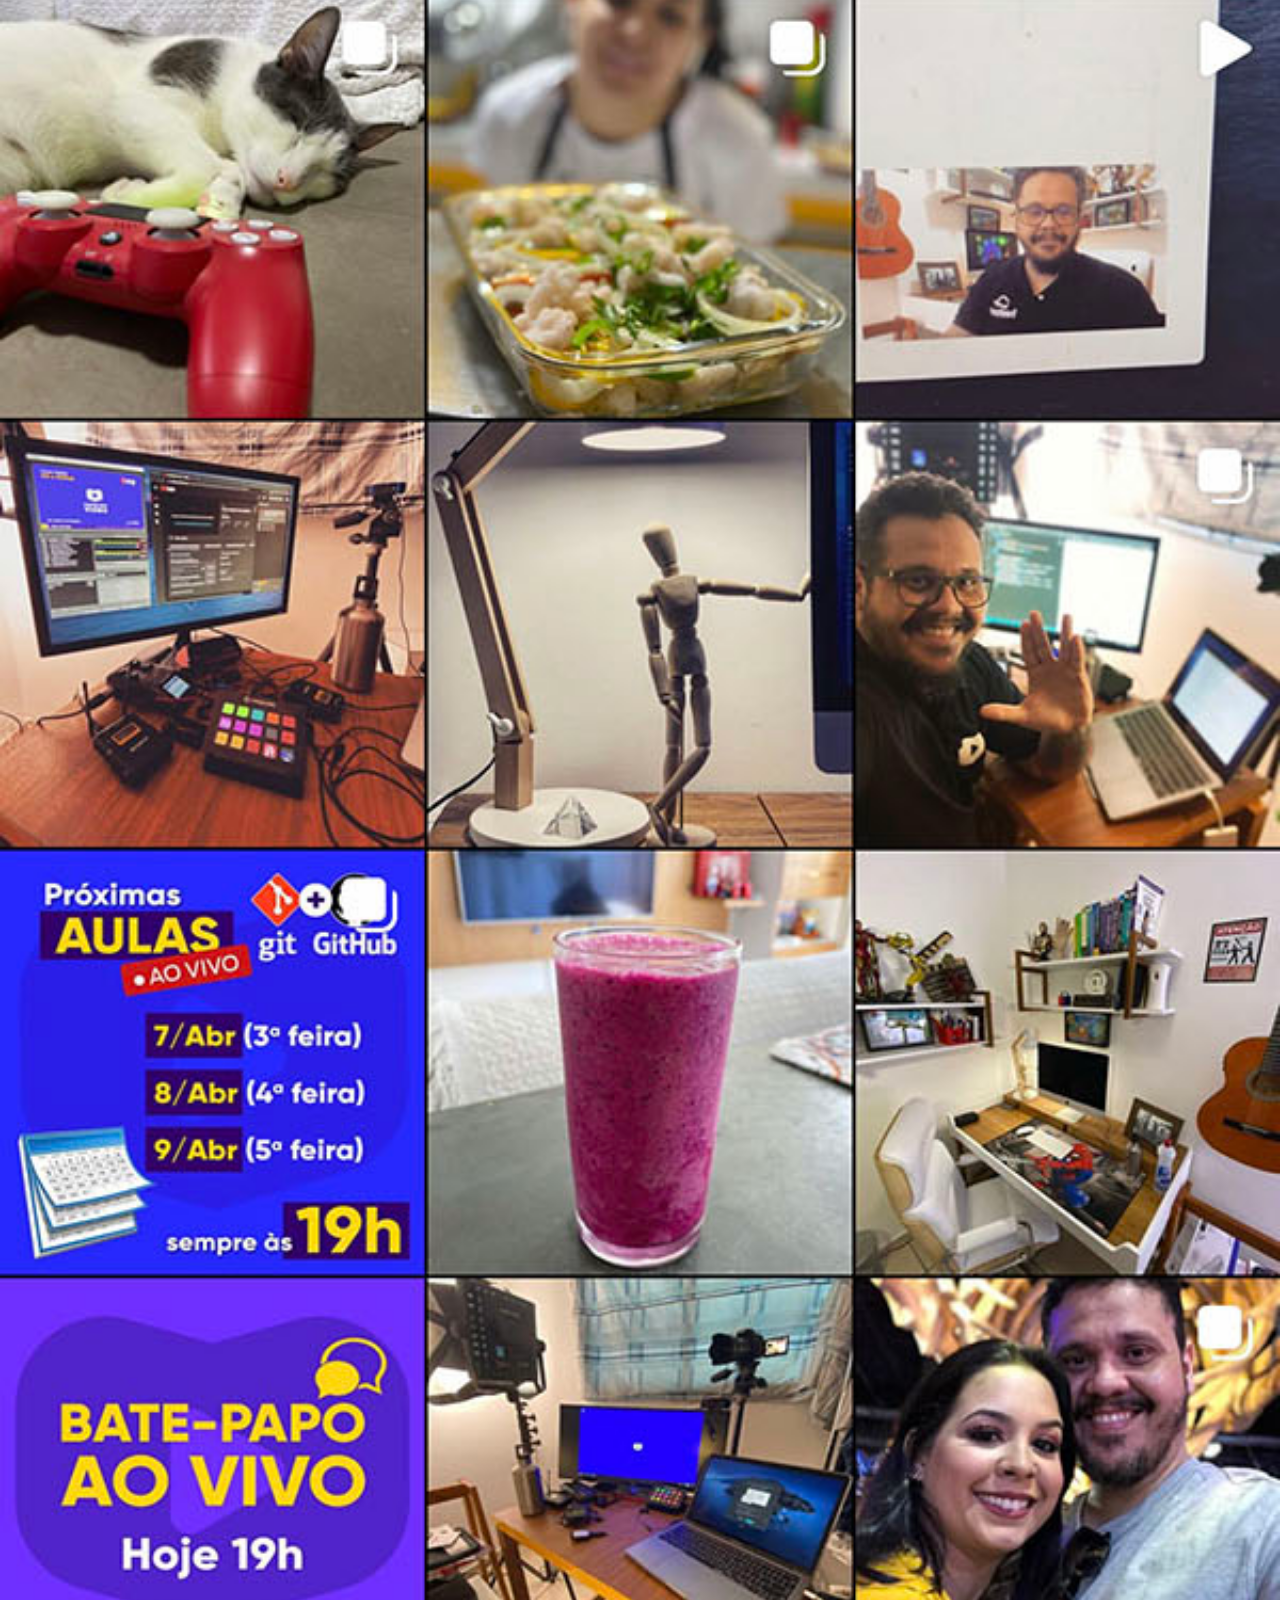
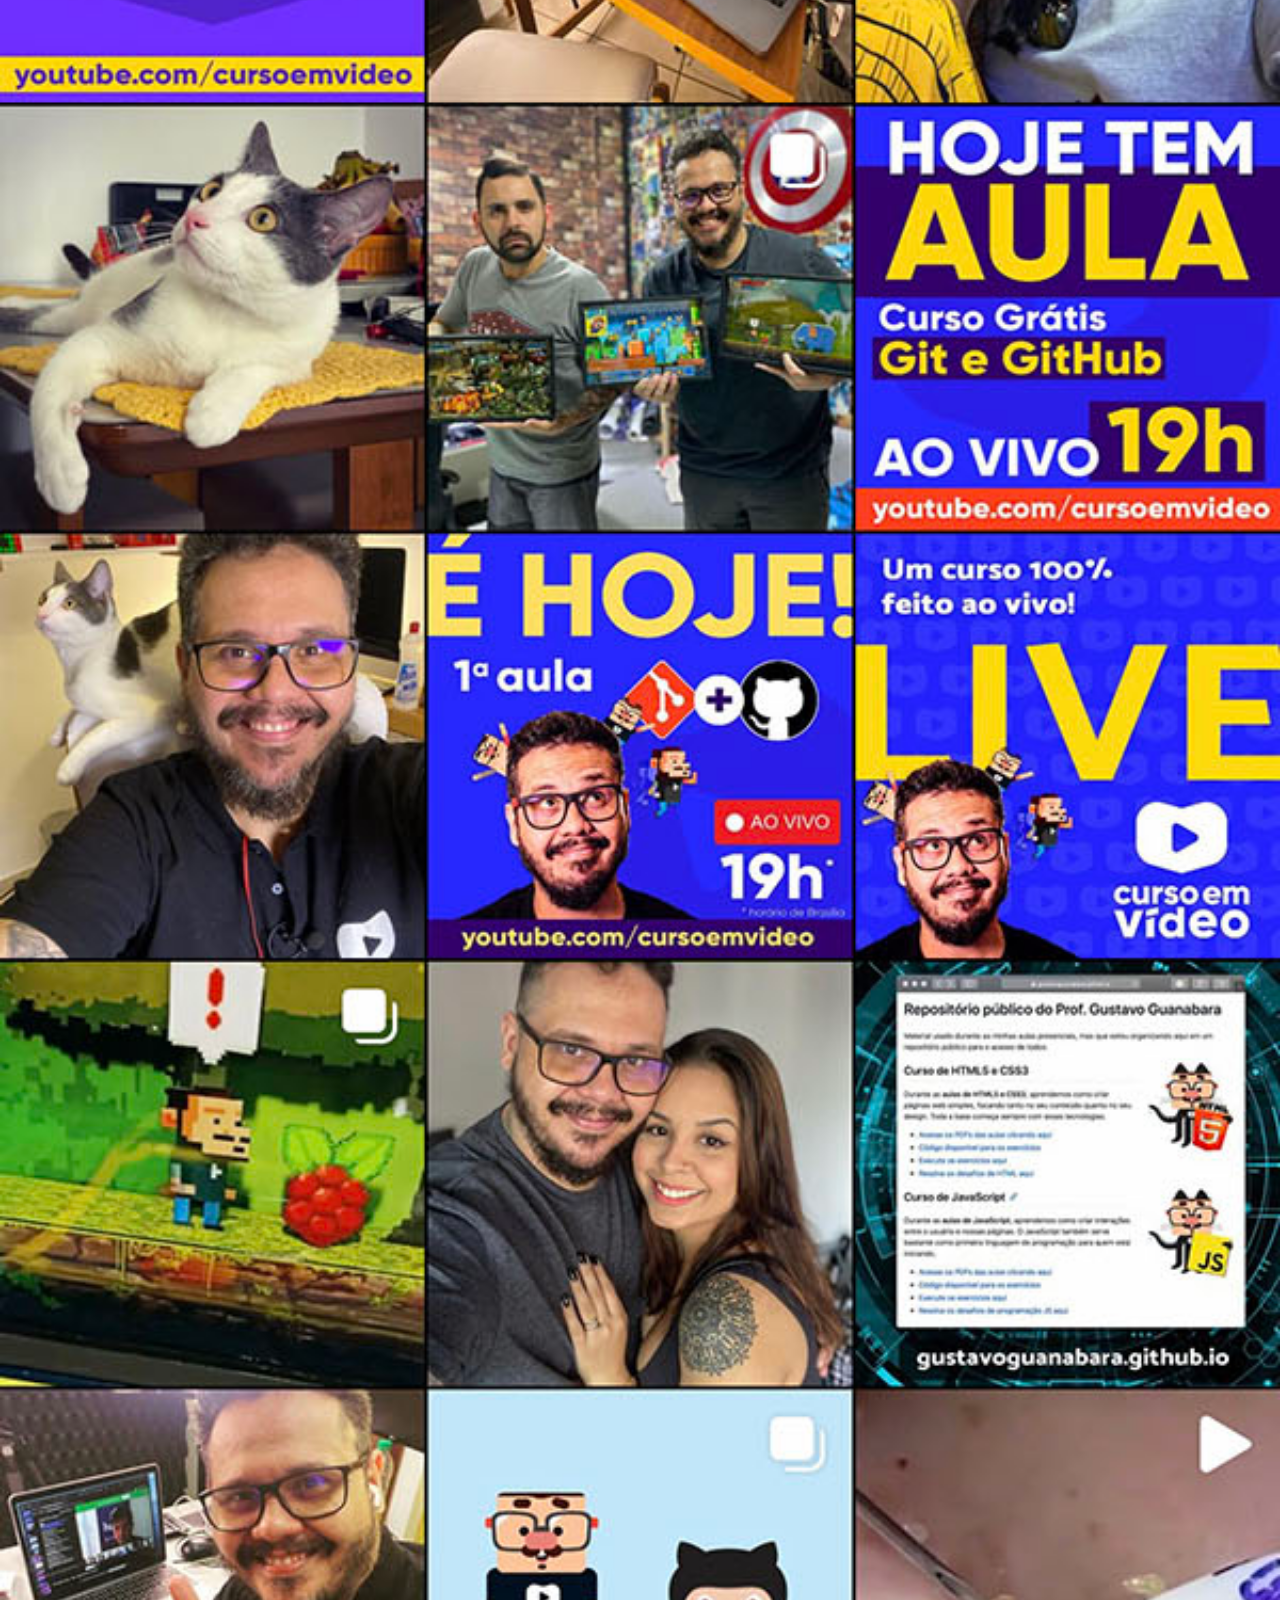
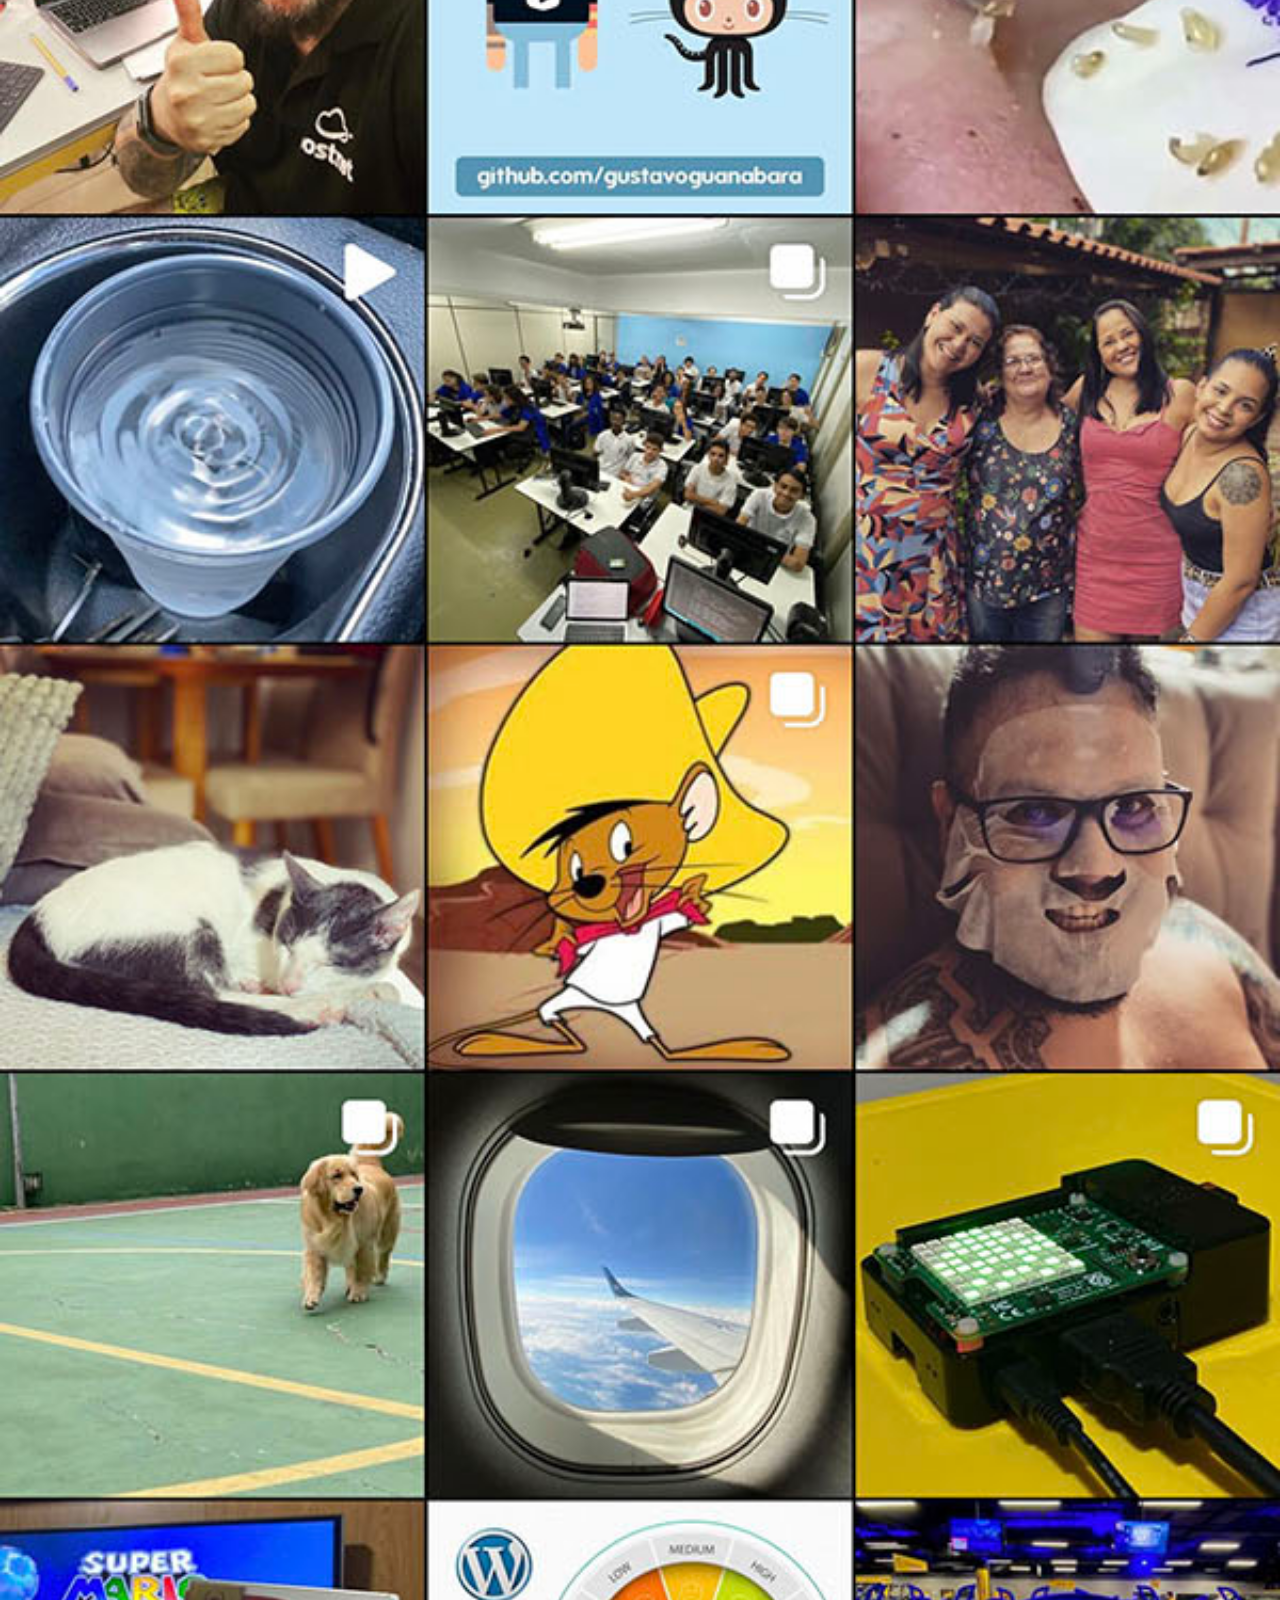
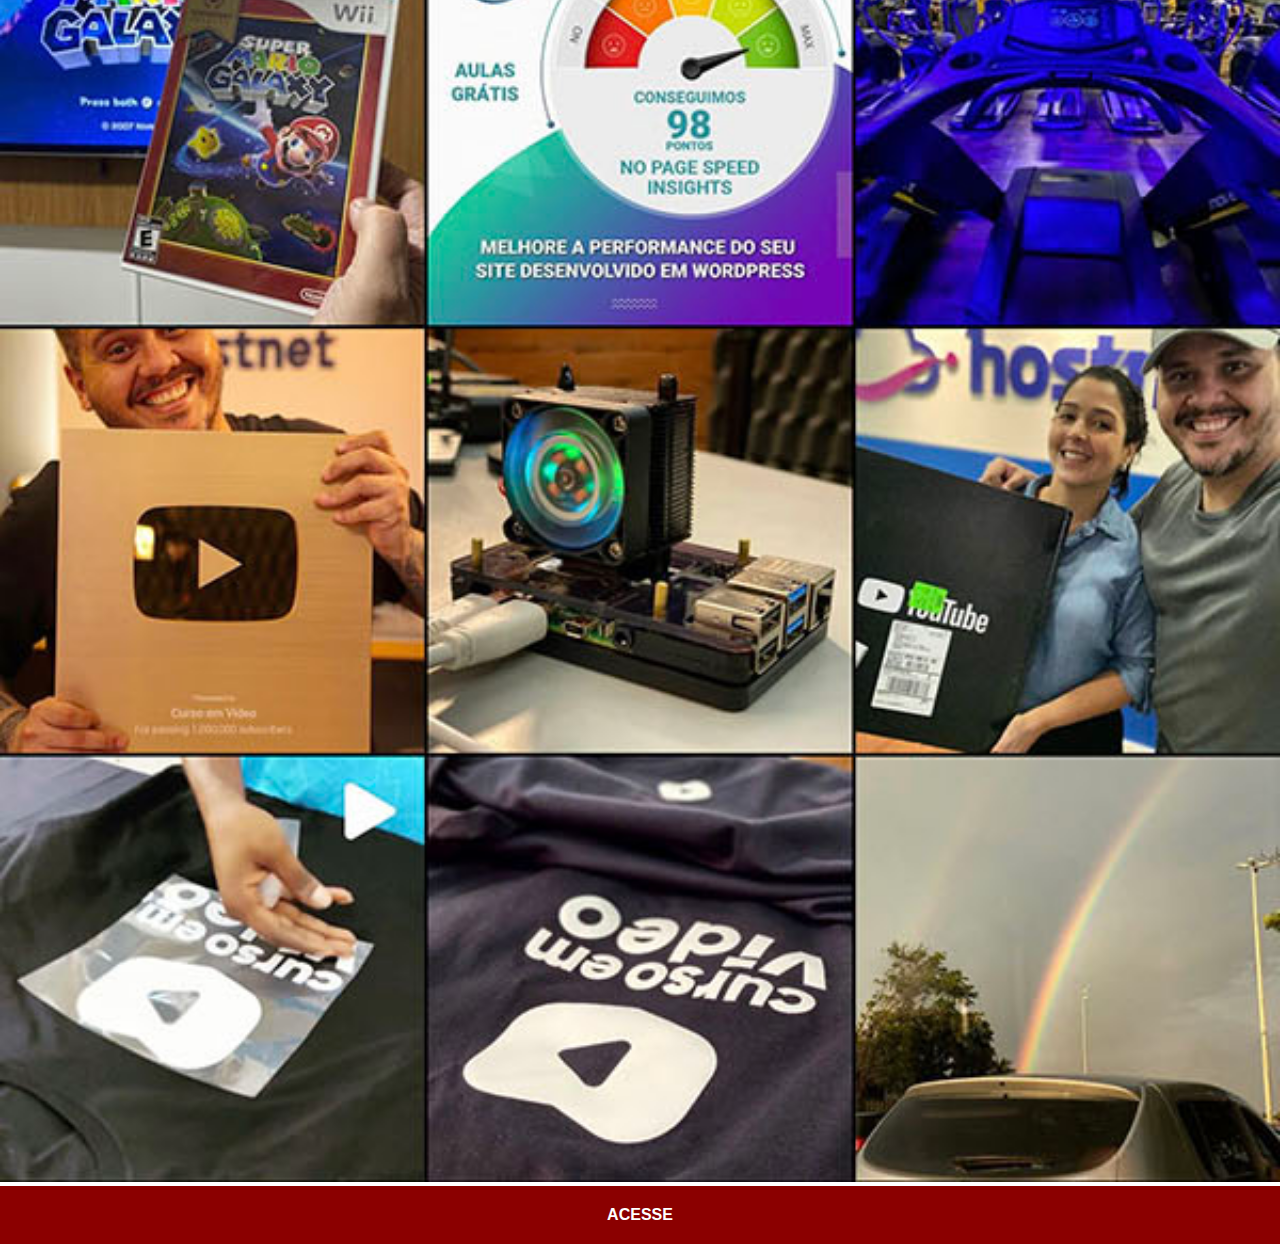
<file: instagram.html>
<!DOCTYPE html>
<html lang="pt-br">
<head>
    <meta charset="UTF-8">
    <meta http-equiv="X-UA-Compatible" content="IE=edge">
    <meta name="viewport" content="width=device-width, initial-scale=1.0">
    <link rel="stylesheet" href="estilos/social.css">
    <title>Instagram</title>
</head>
<body>
    
    <img src="imagens/tela-instagram.jpg" alt="Instagram"><a href="https://www.instagram.com/gustavoguanabara/" target="_blank">ACESSE</a>

</body>
</html>
</file>
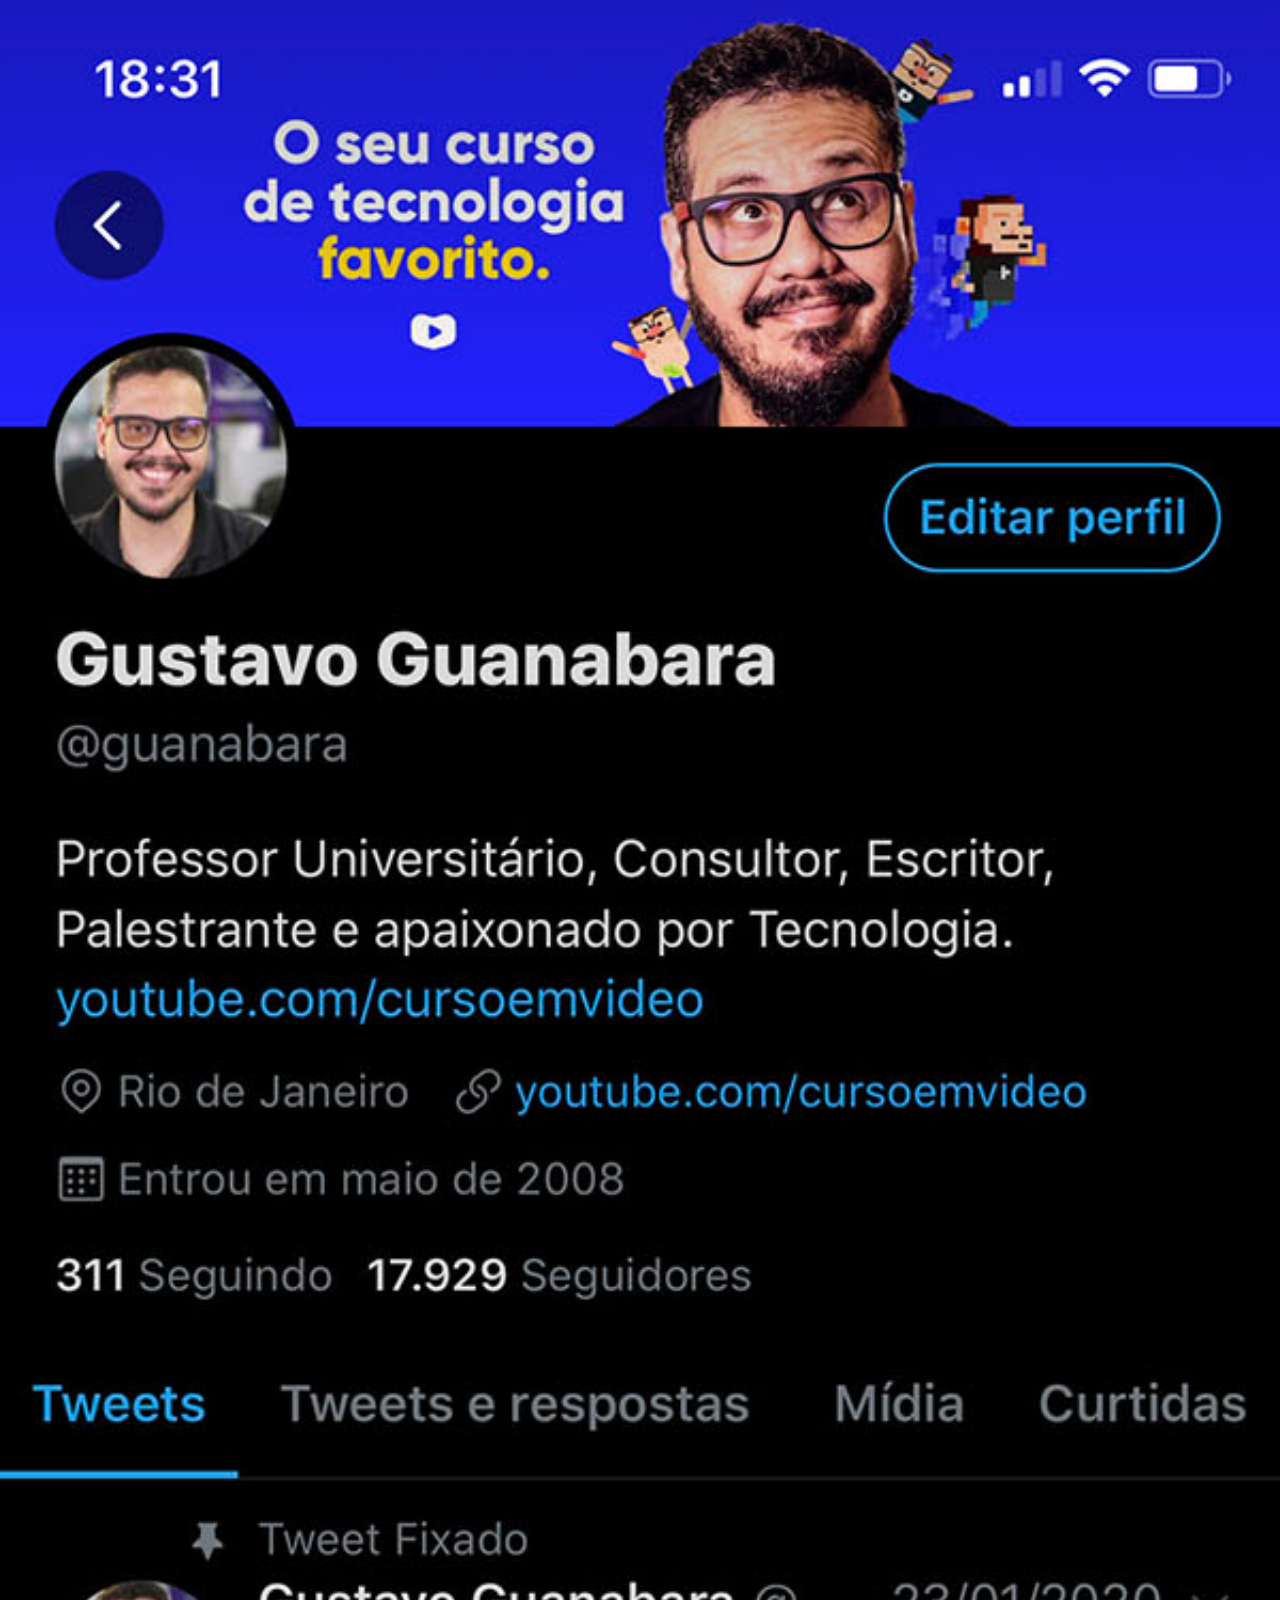
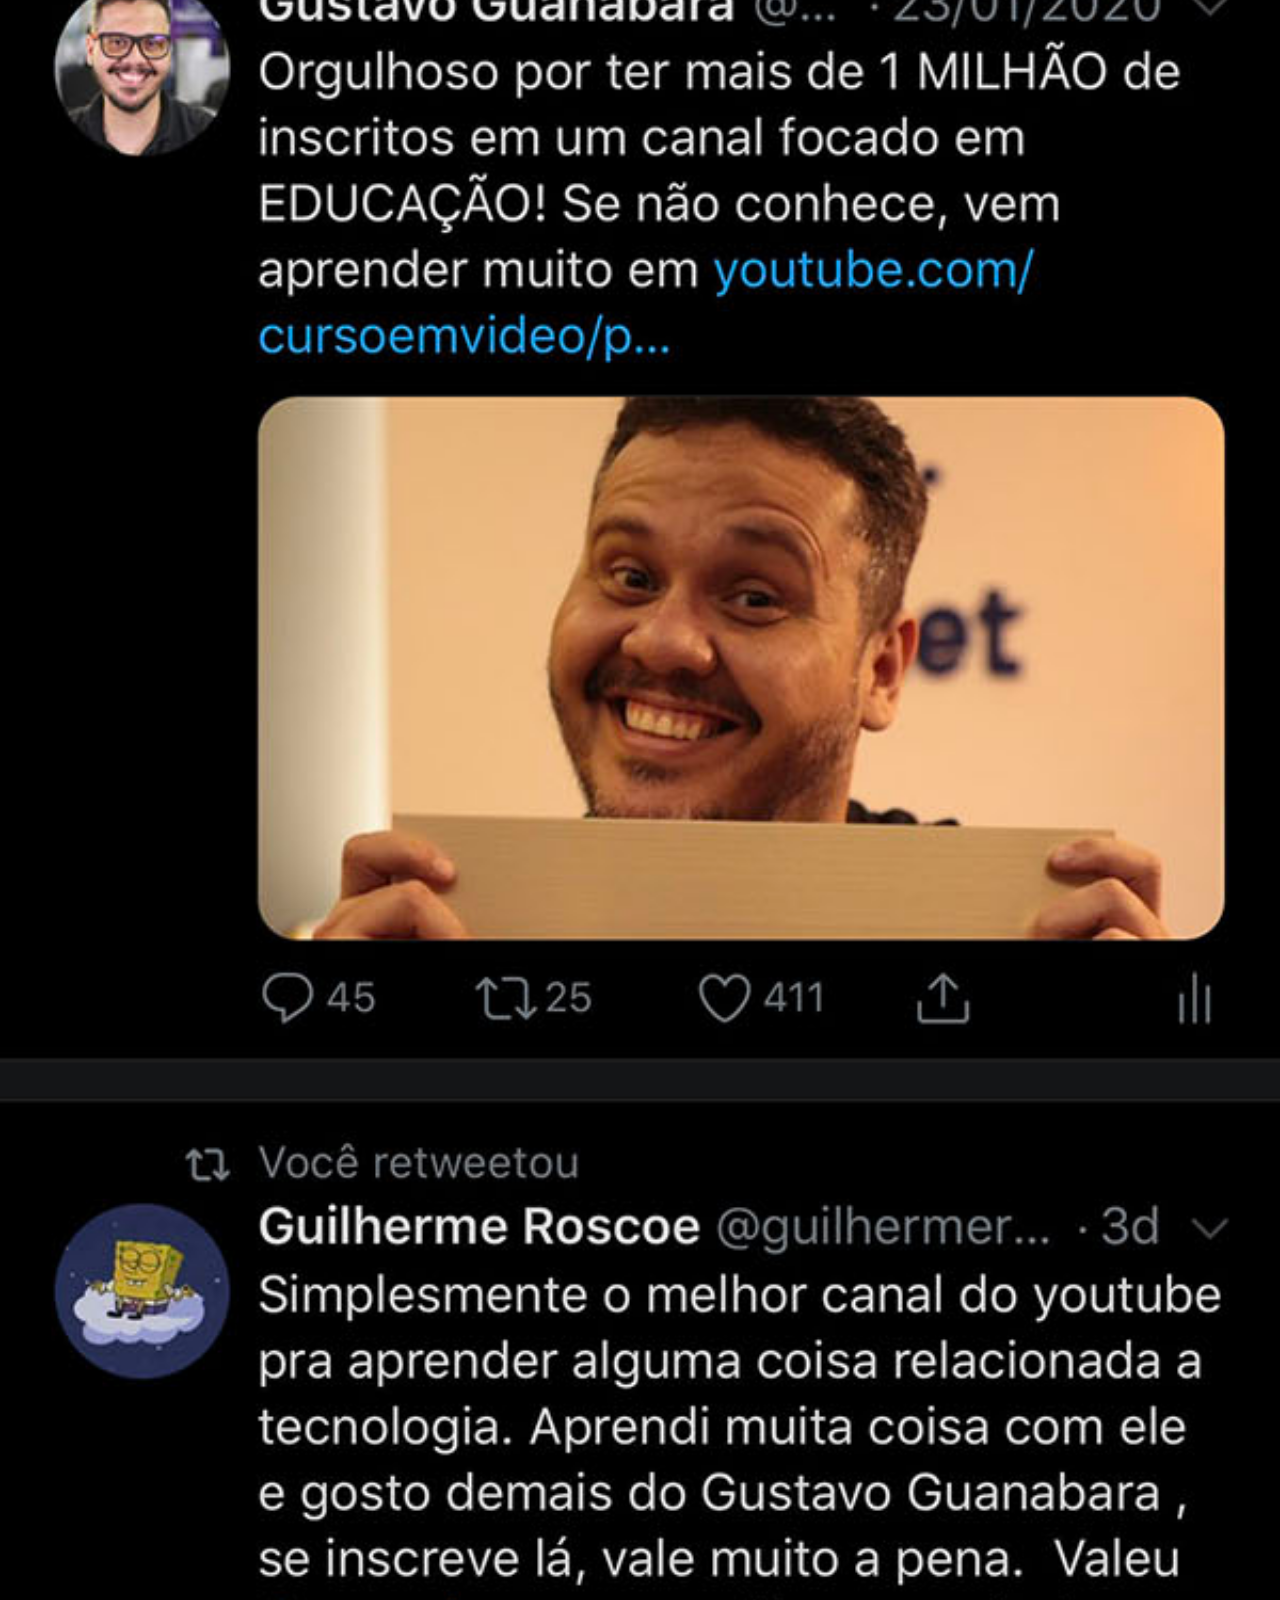
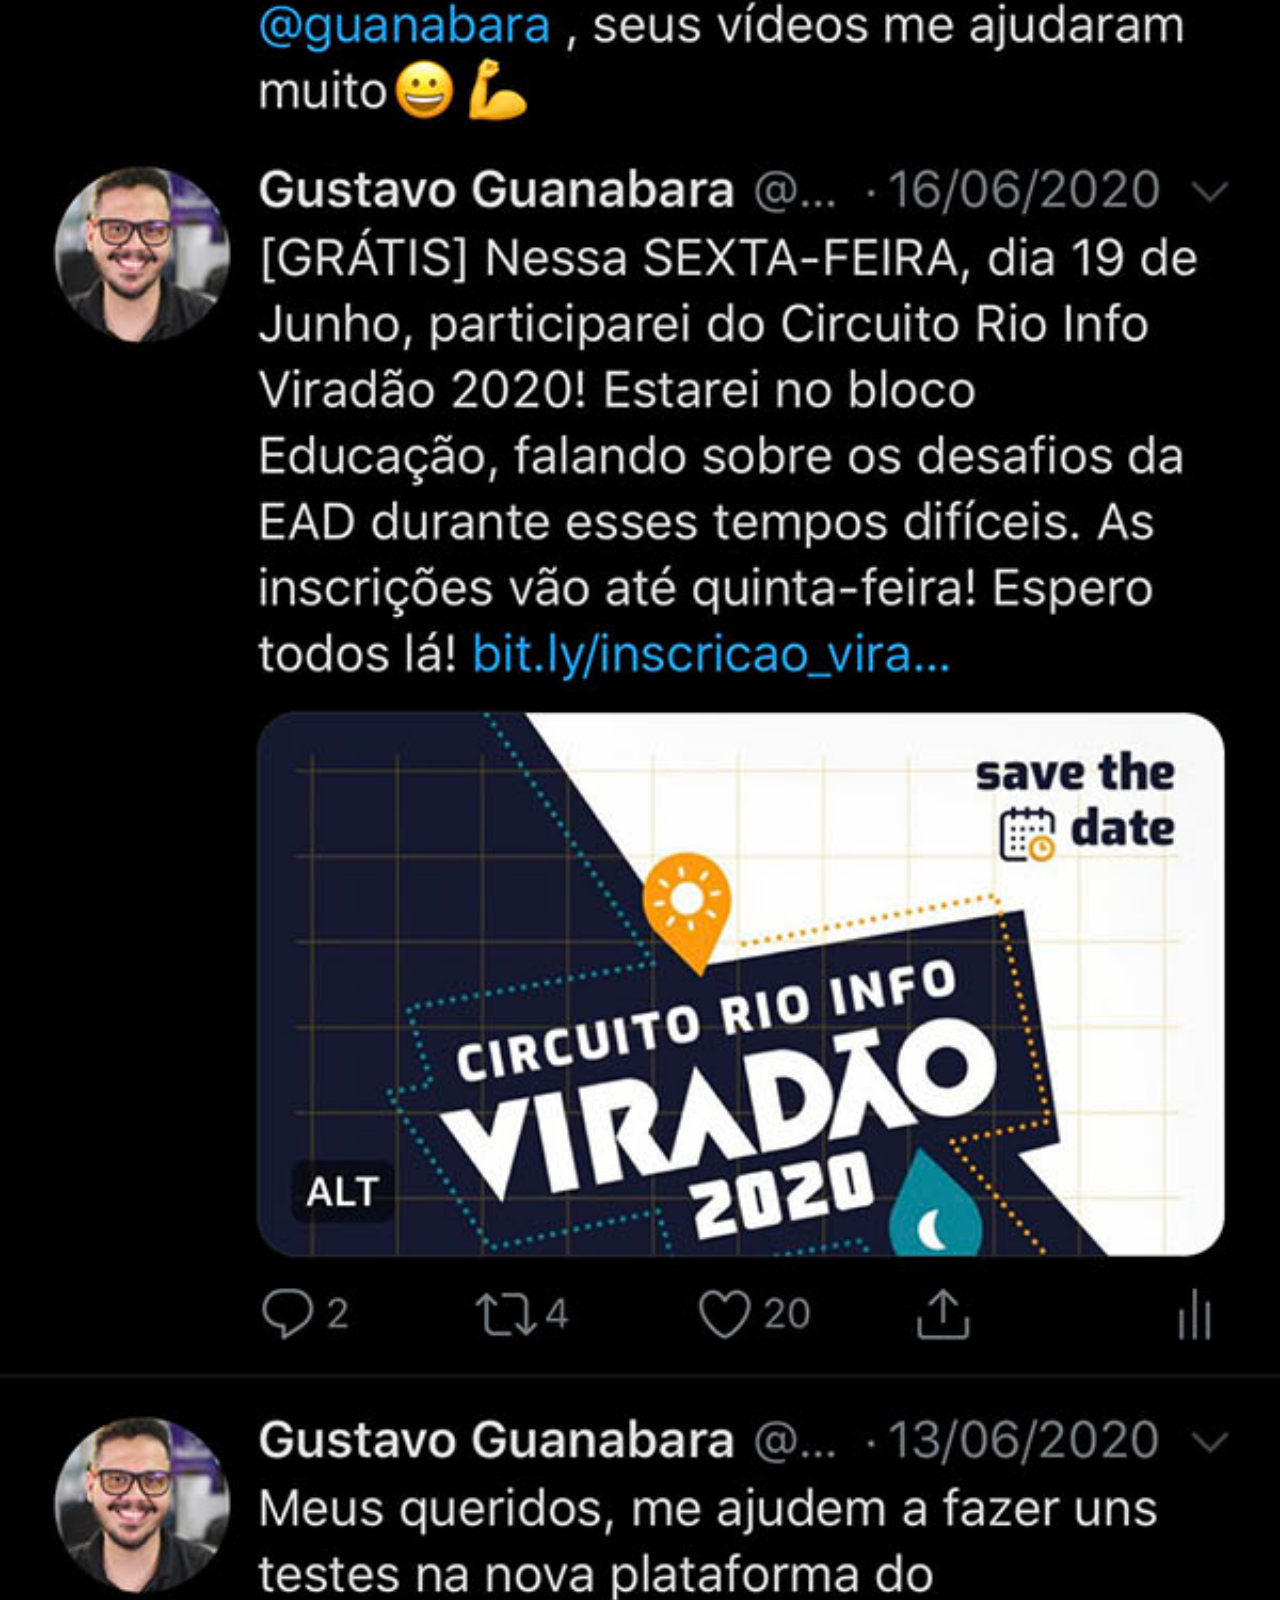
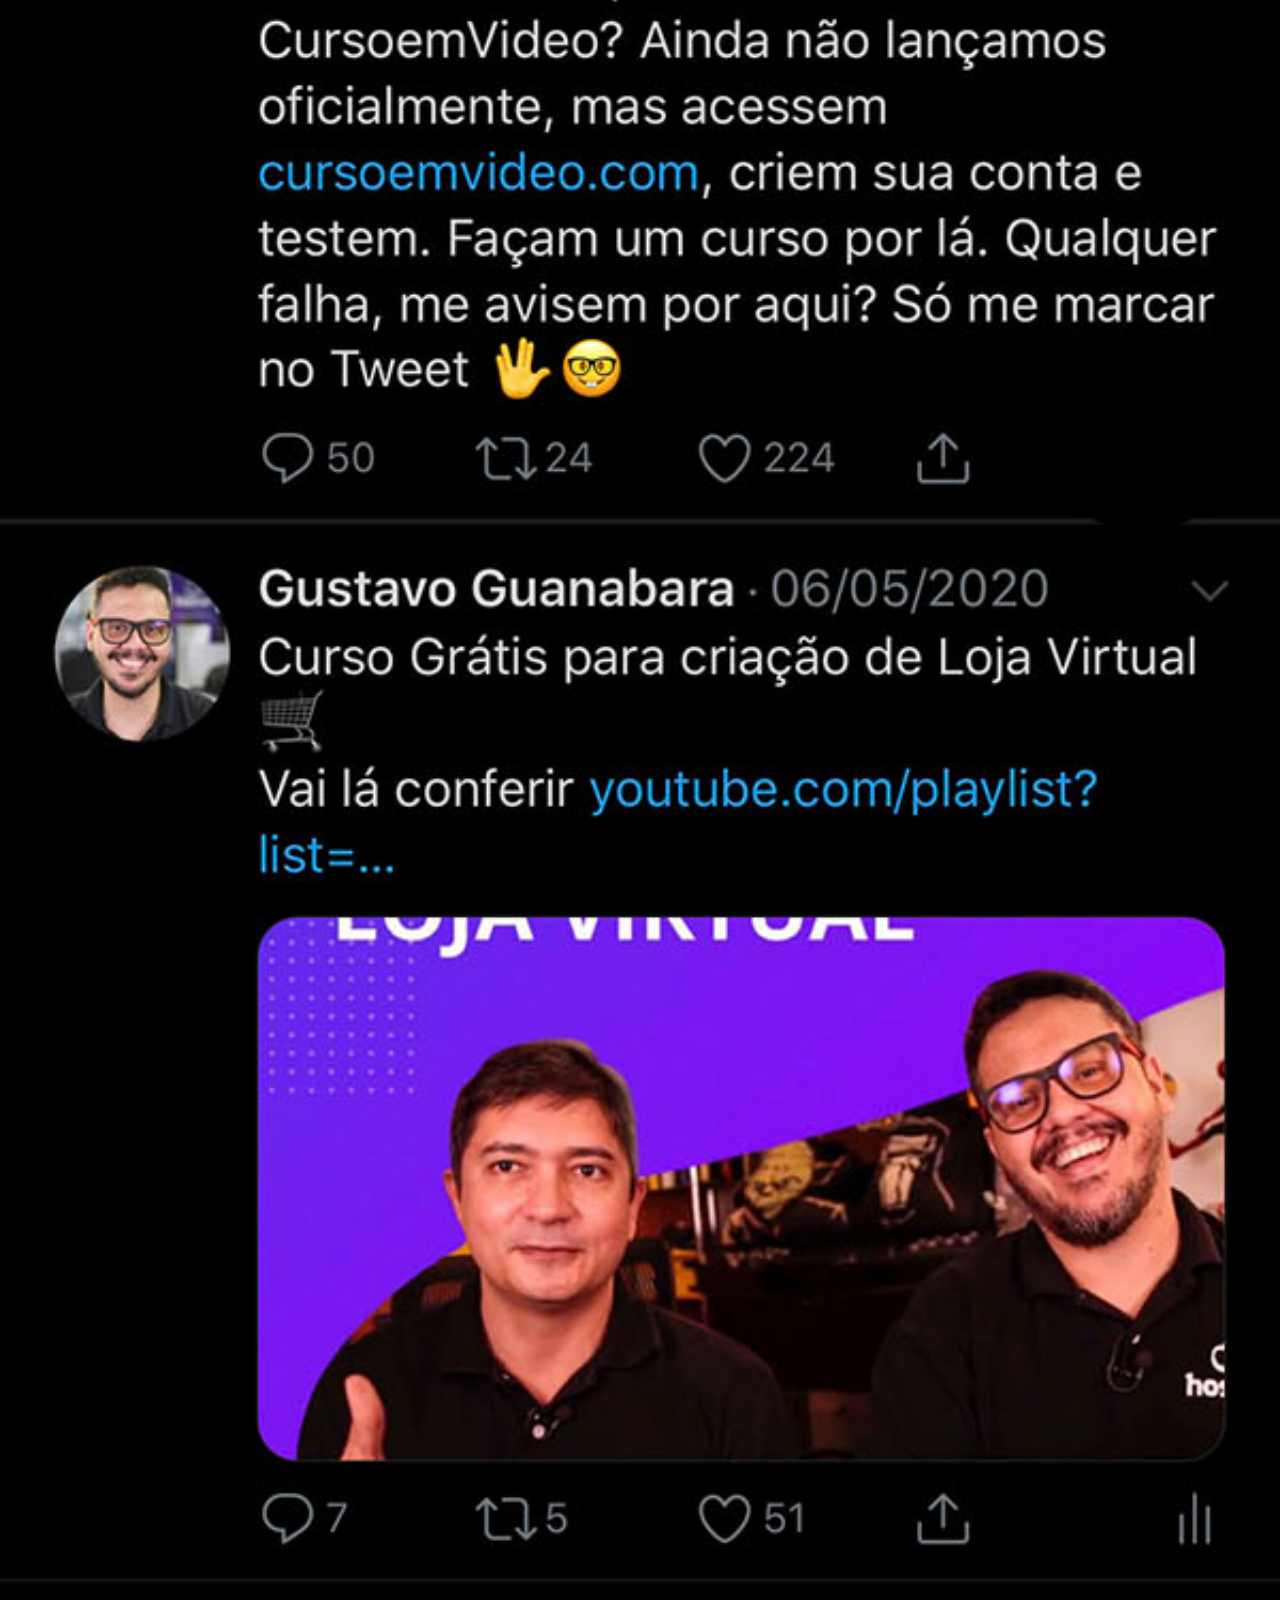
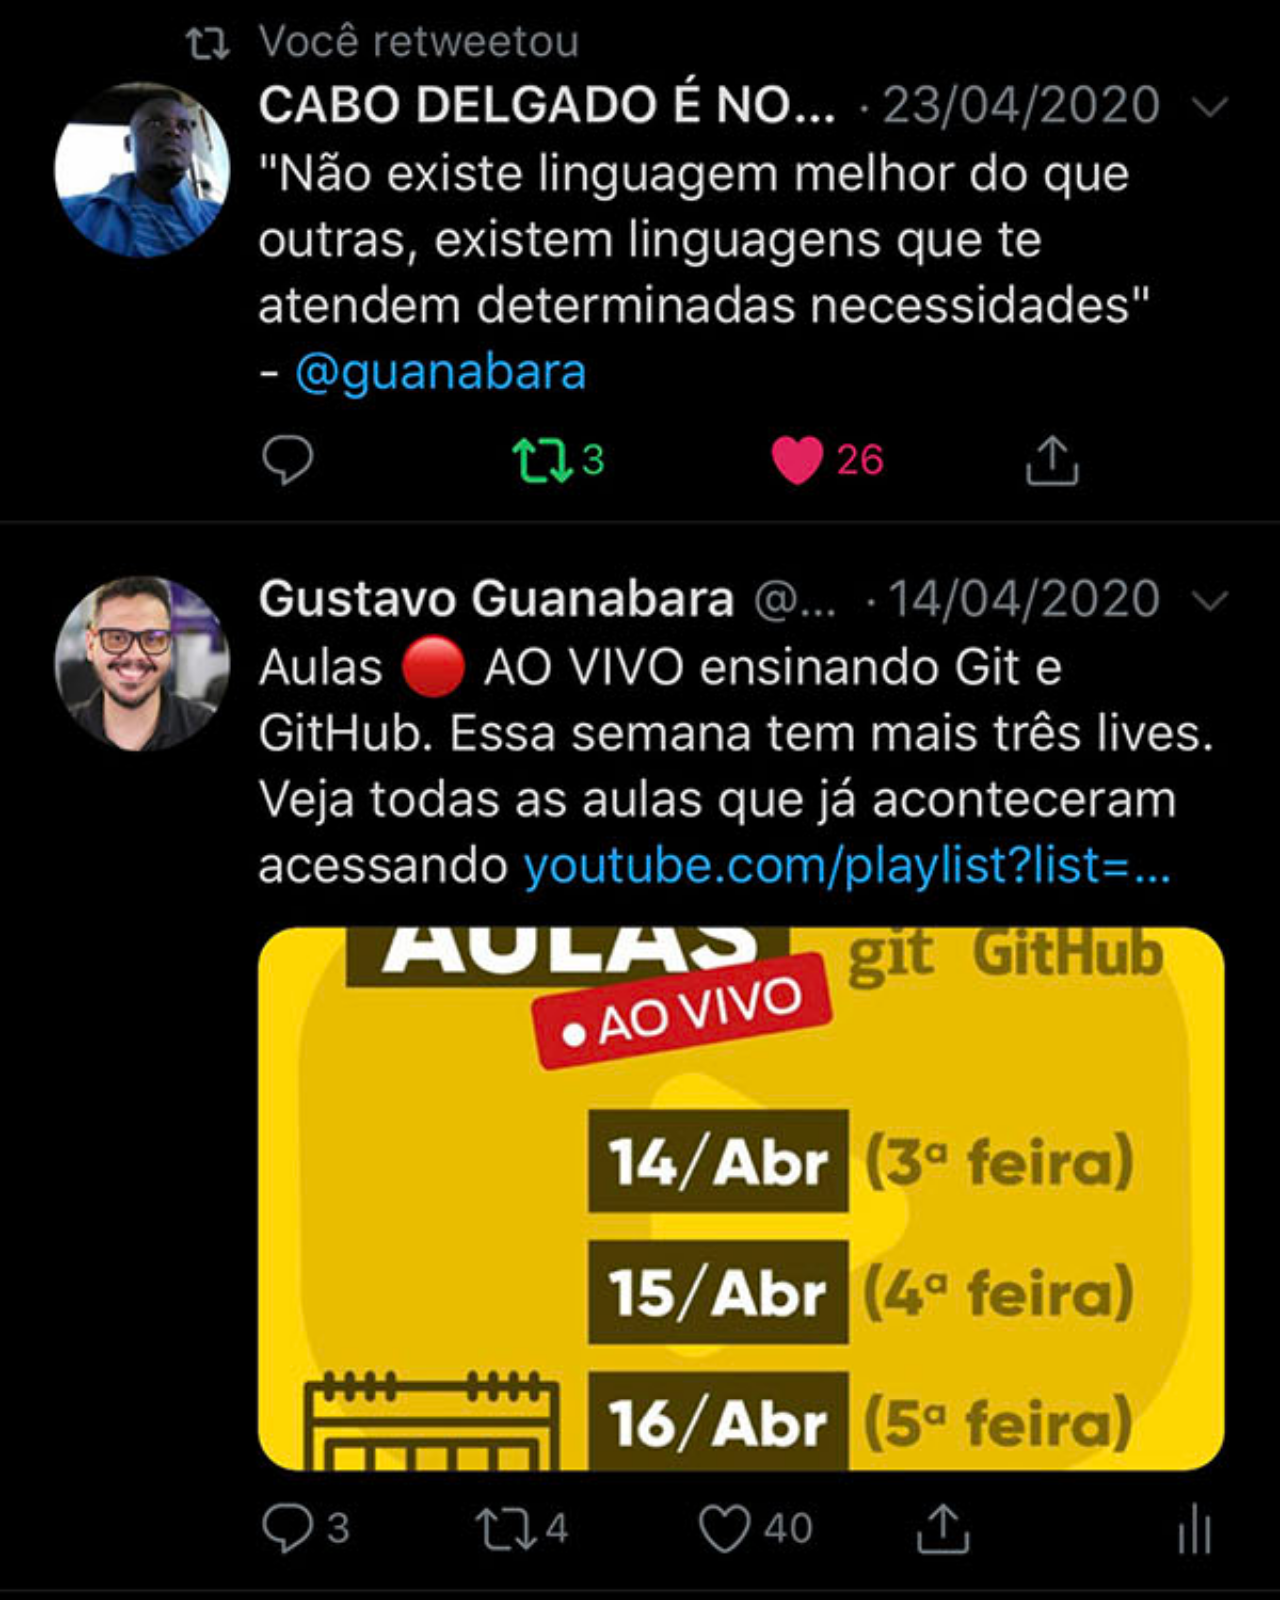
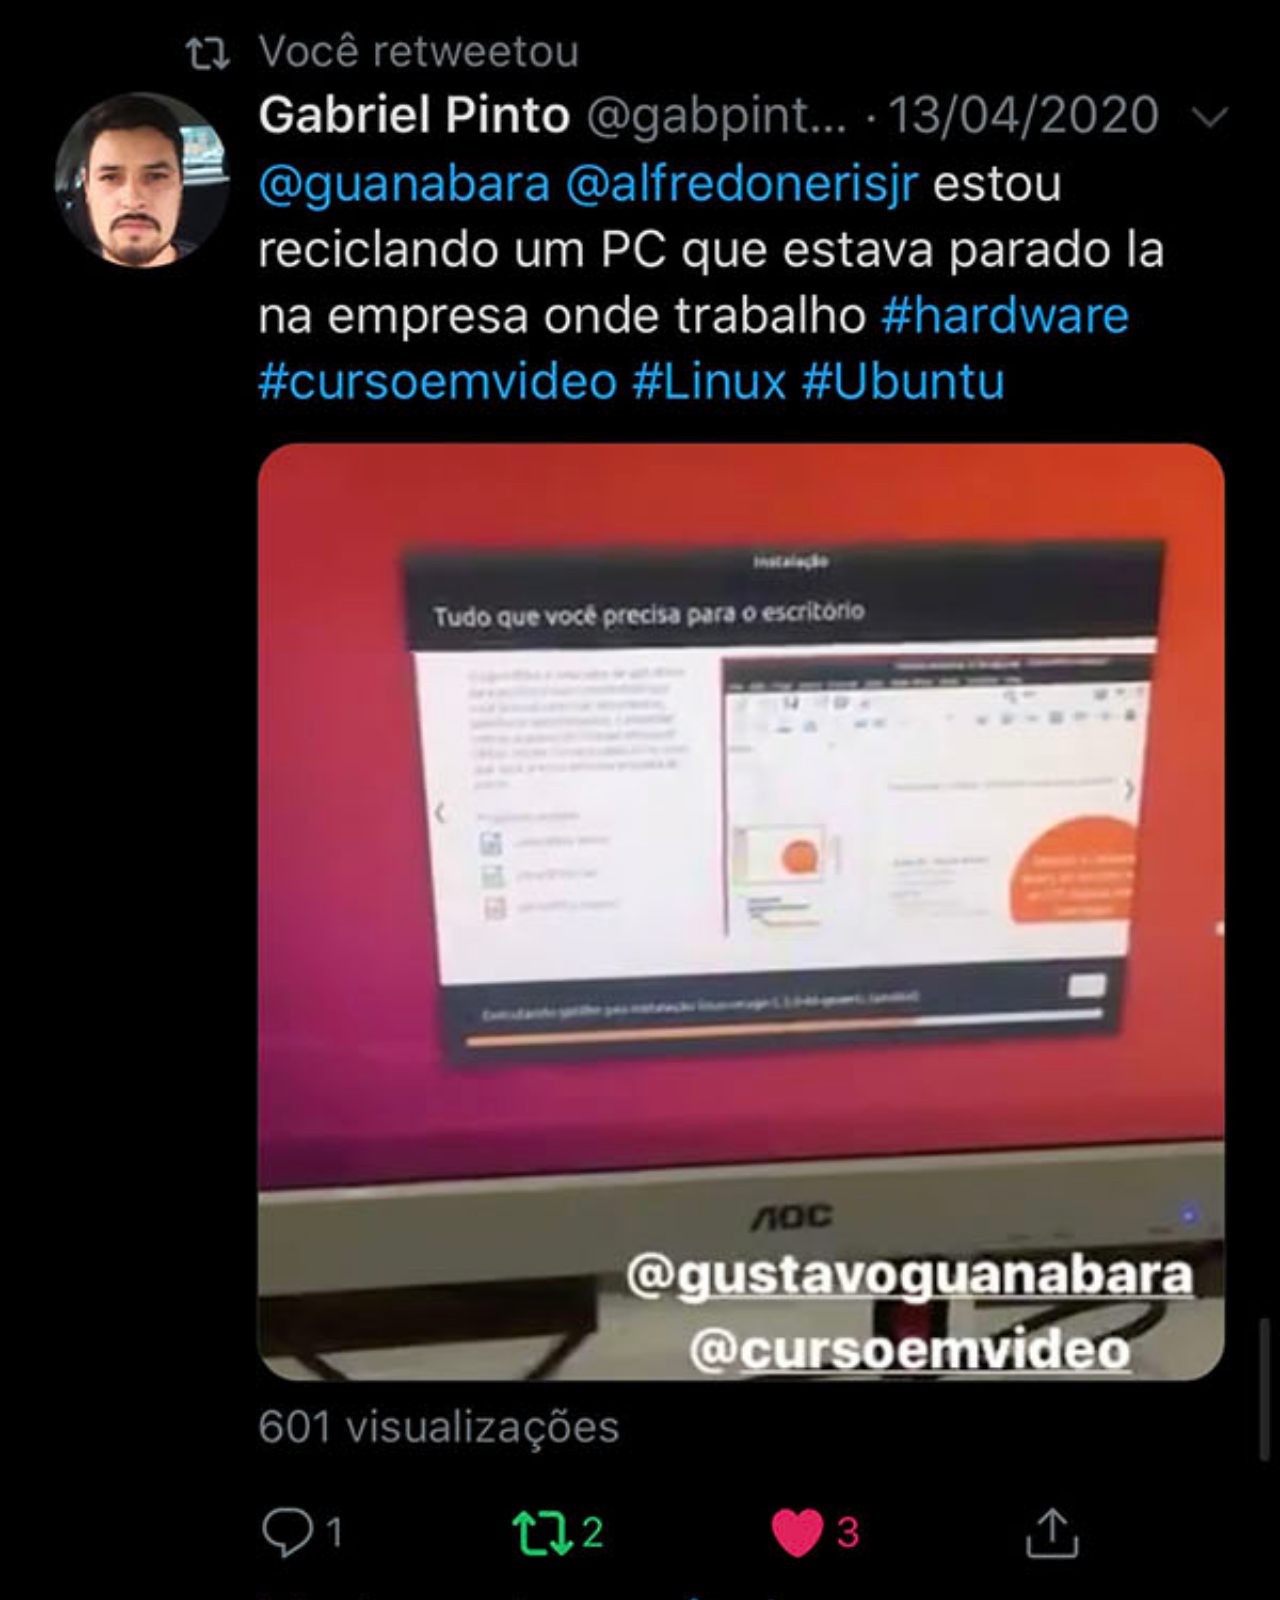
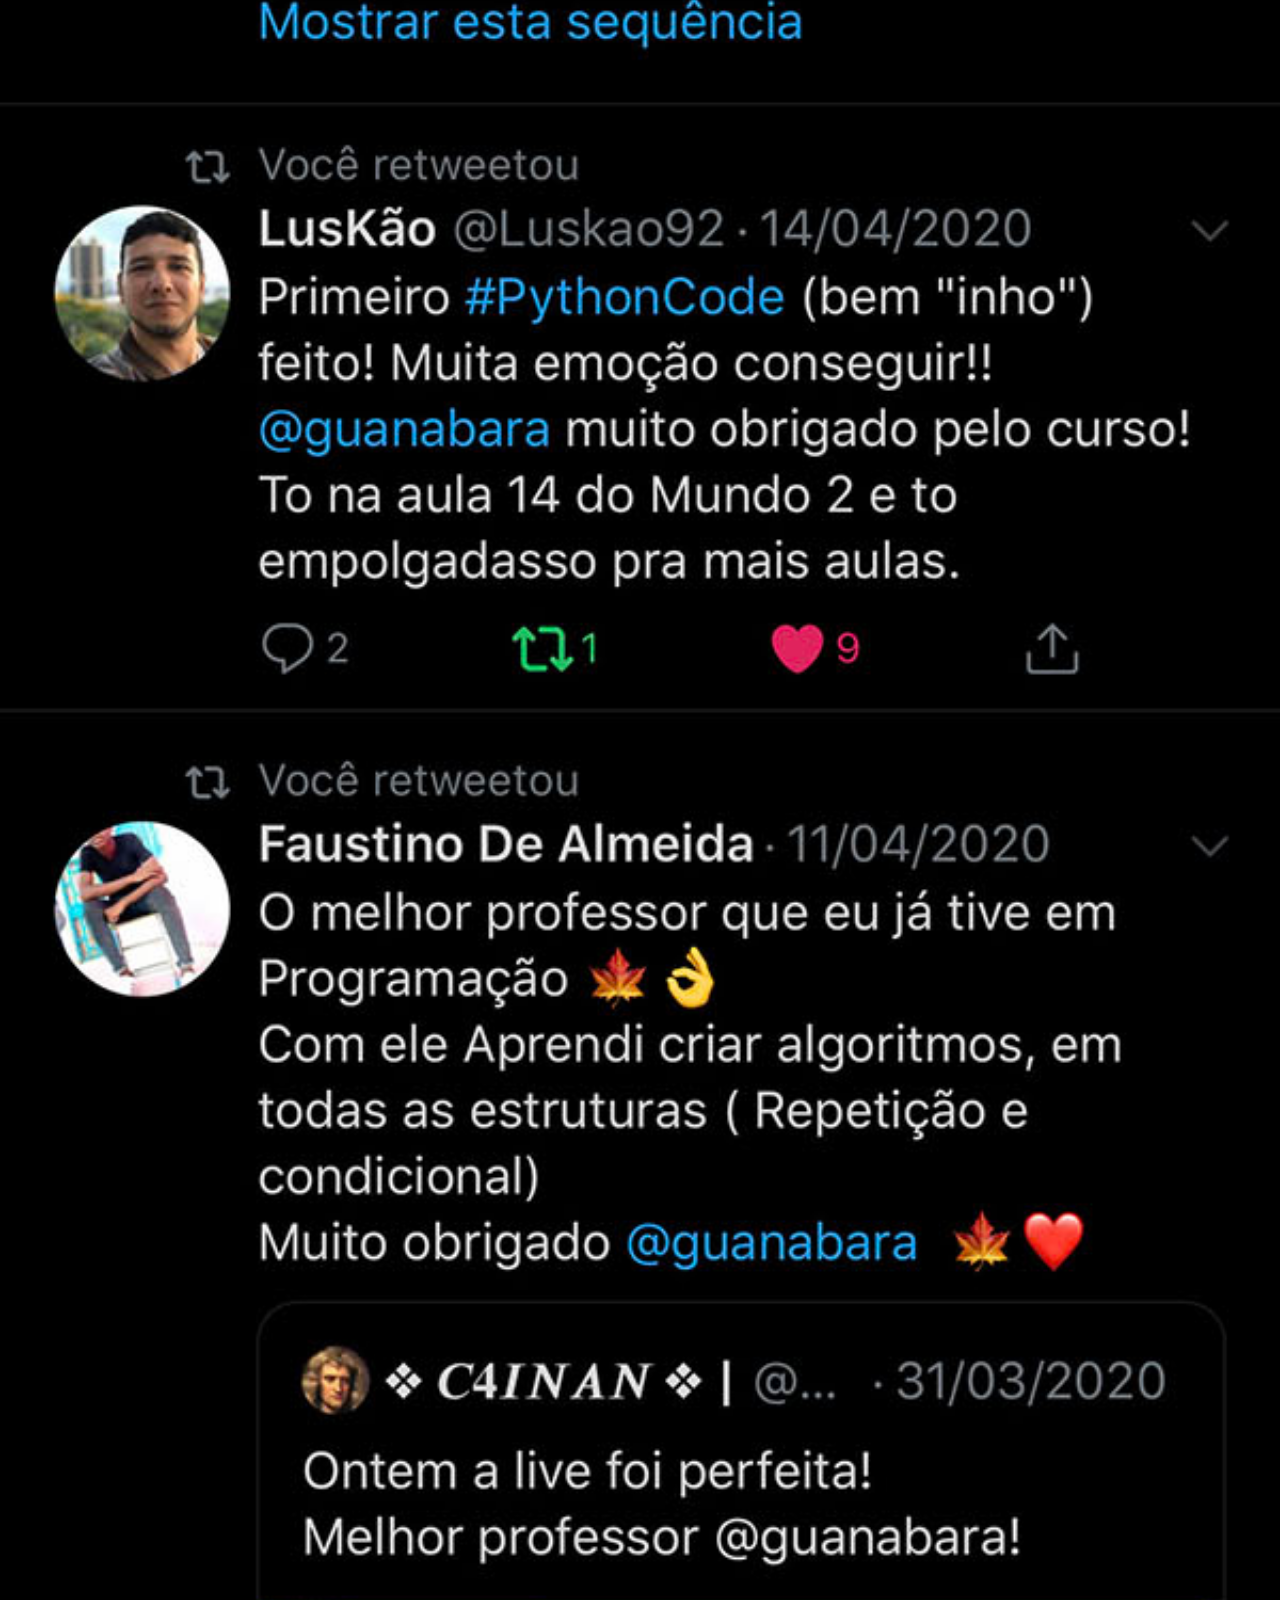
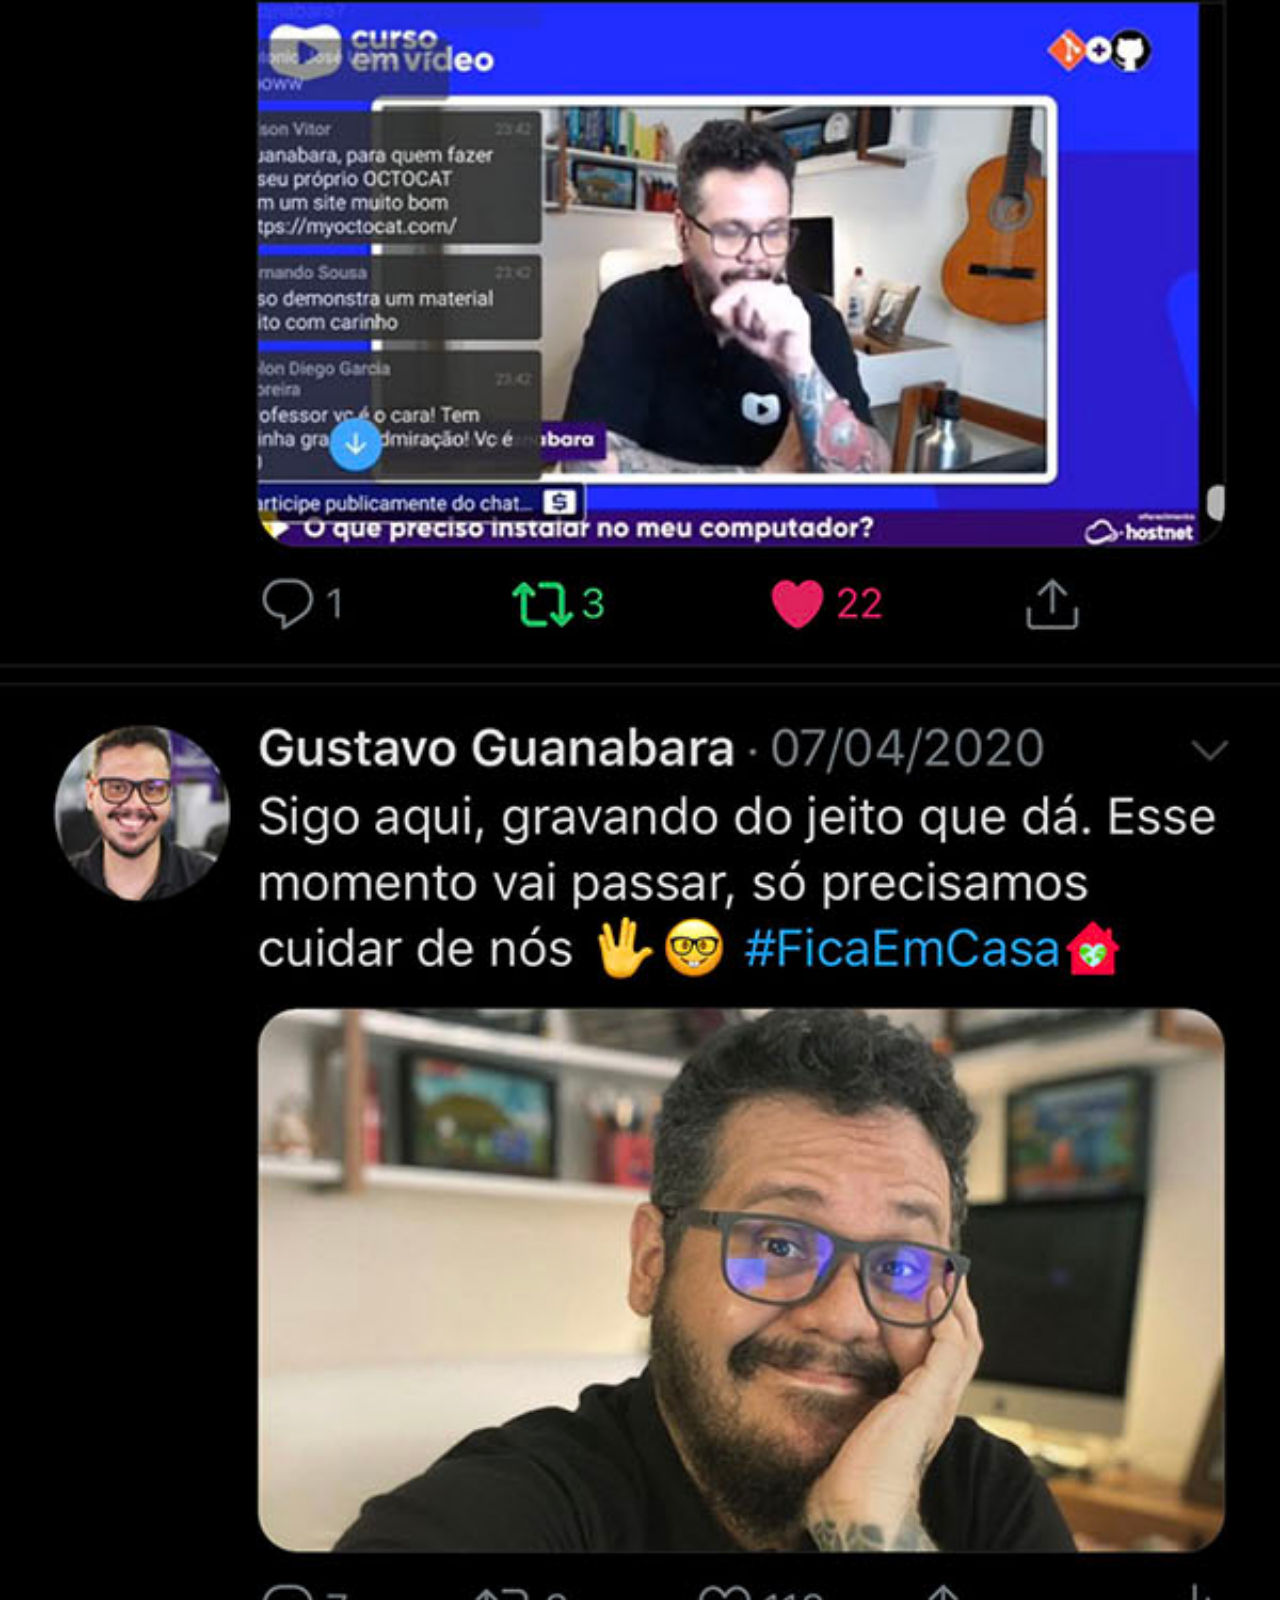
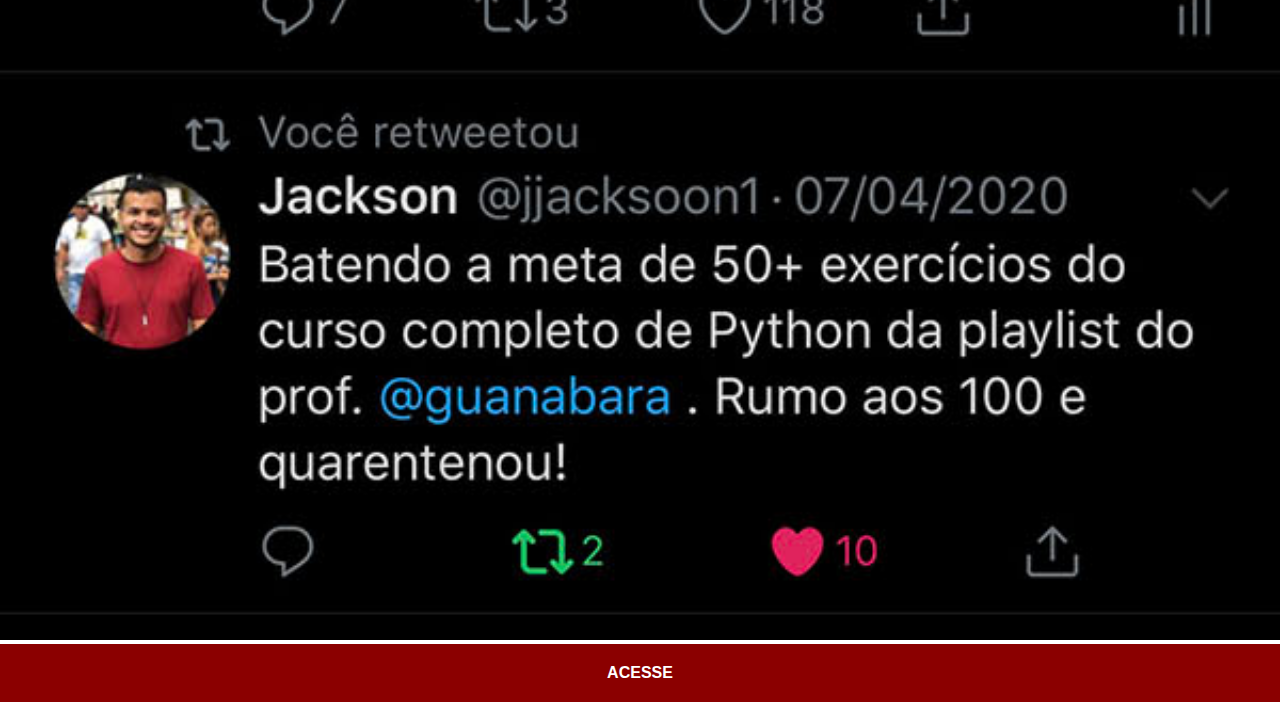
<file: twitter.html>
<!DOCTYPE html>
<html lang="pt-br">
<head>
    <meta charset="UTF-8">
    <meta http-equiv="X-UA-Compatible" content="IE=edge">
    <meta name="viewport" content="width=device-width, initial-scale=1.0">
    <link rel="stylesheet" href="estilos/social.css">
    <title>Twitter</title>
</head>
<body>
    <img src="imagens/tela-twitter.jpg" alt="Twitter"><a href="http://www.twitter.com/guanabara" target="_blank">ACESSE</a>
</body>
</html>
</file>
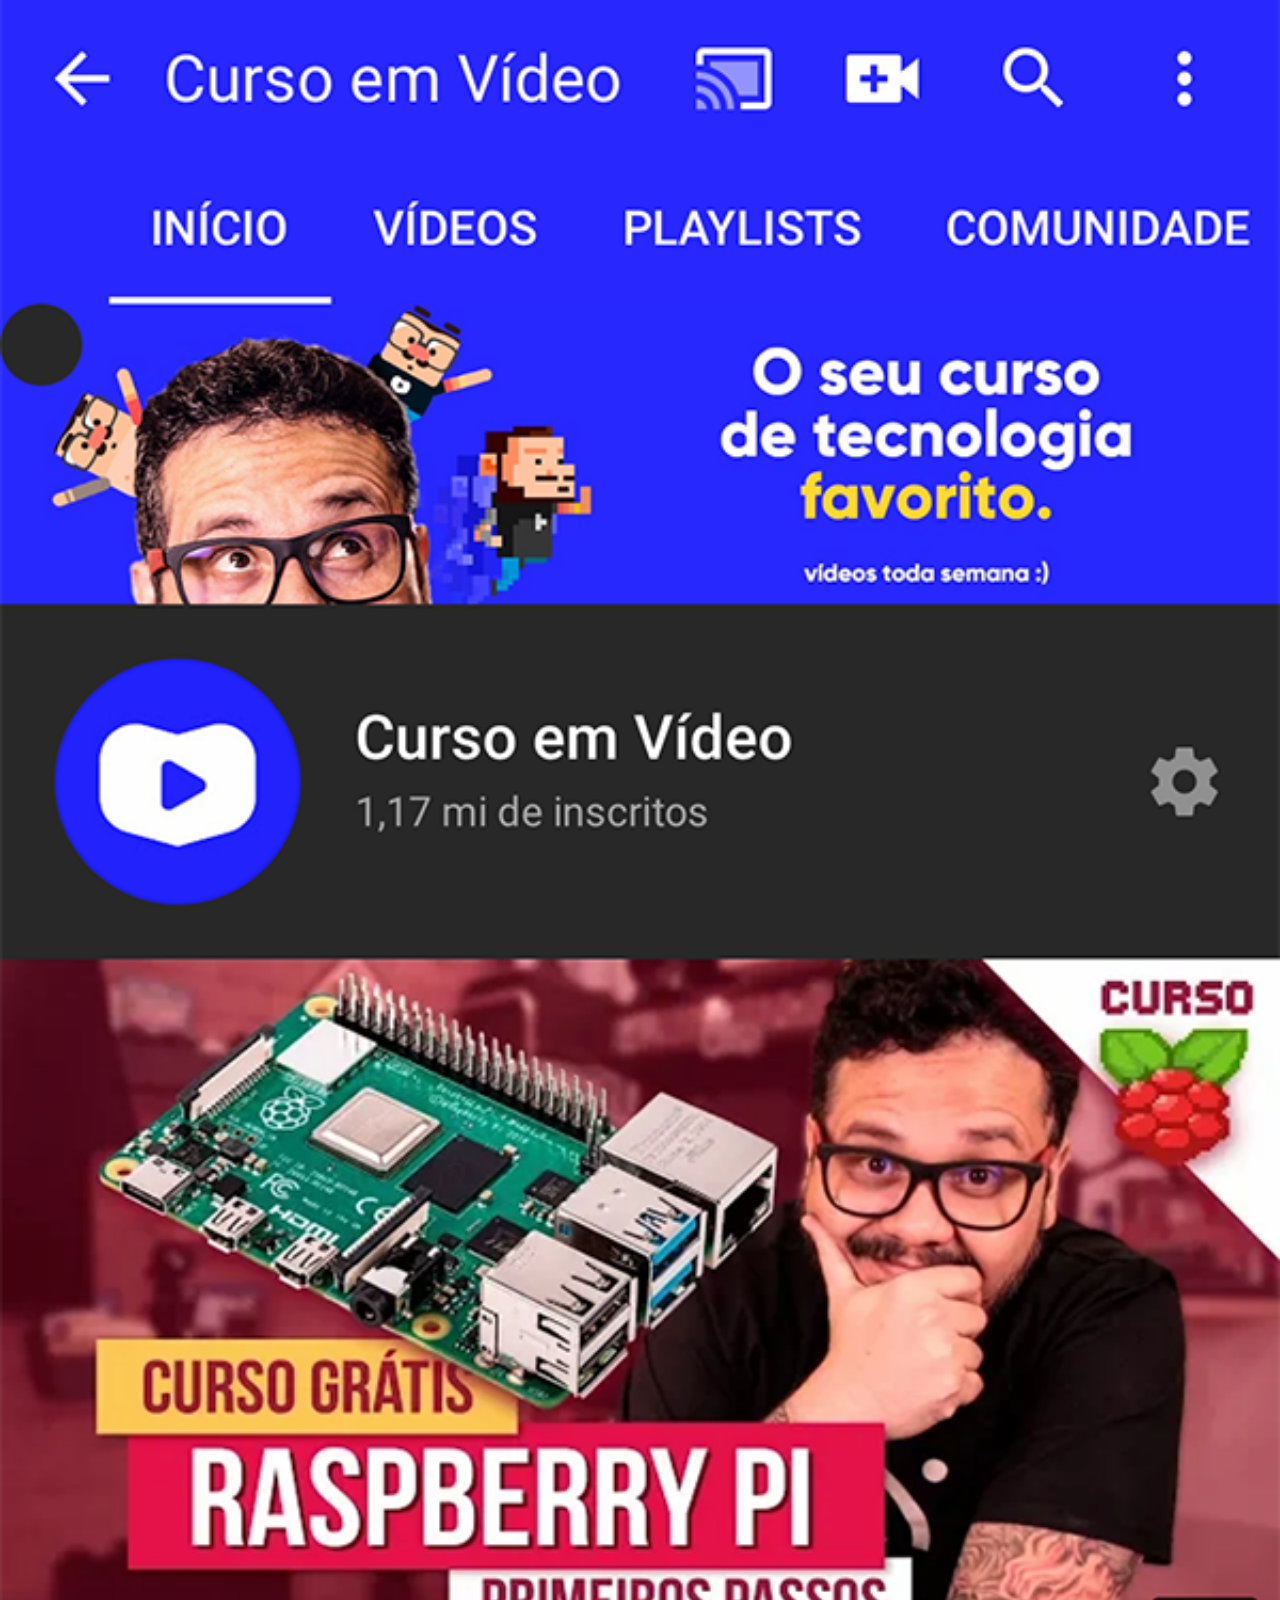
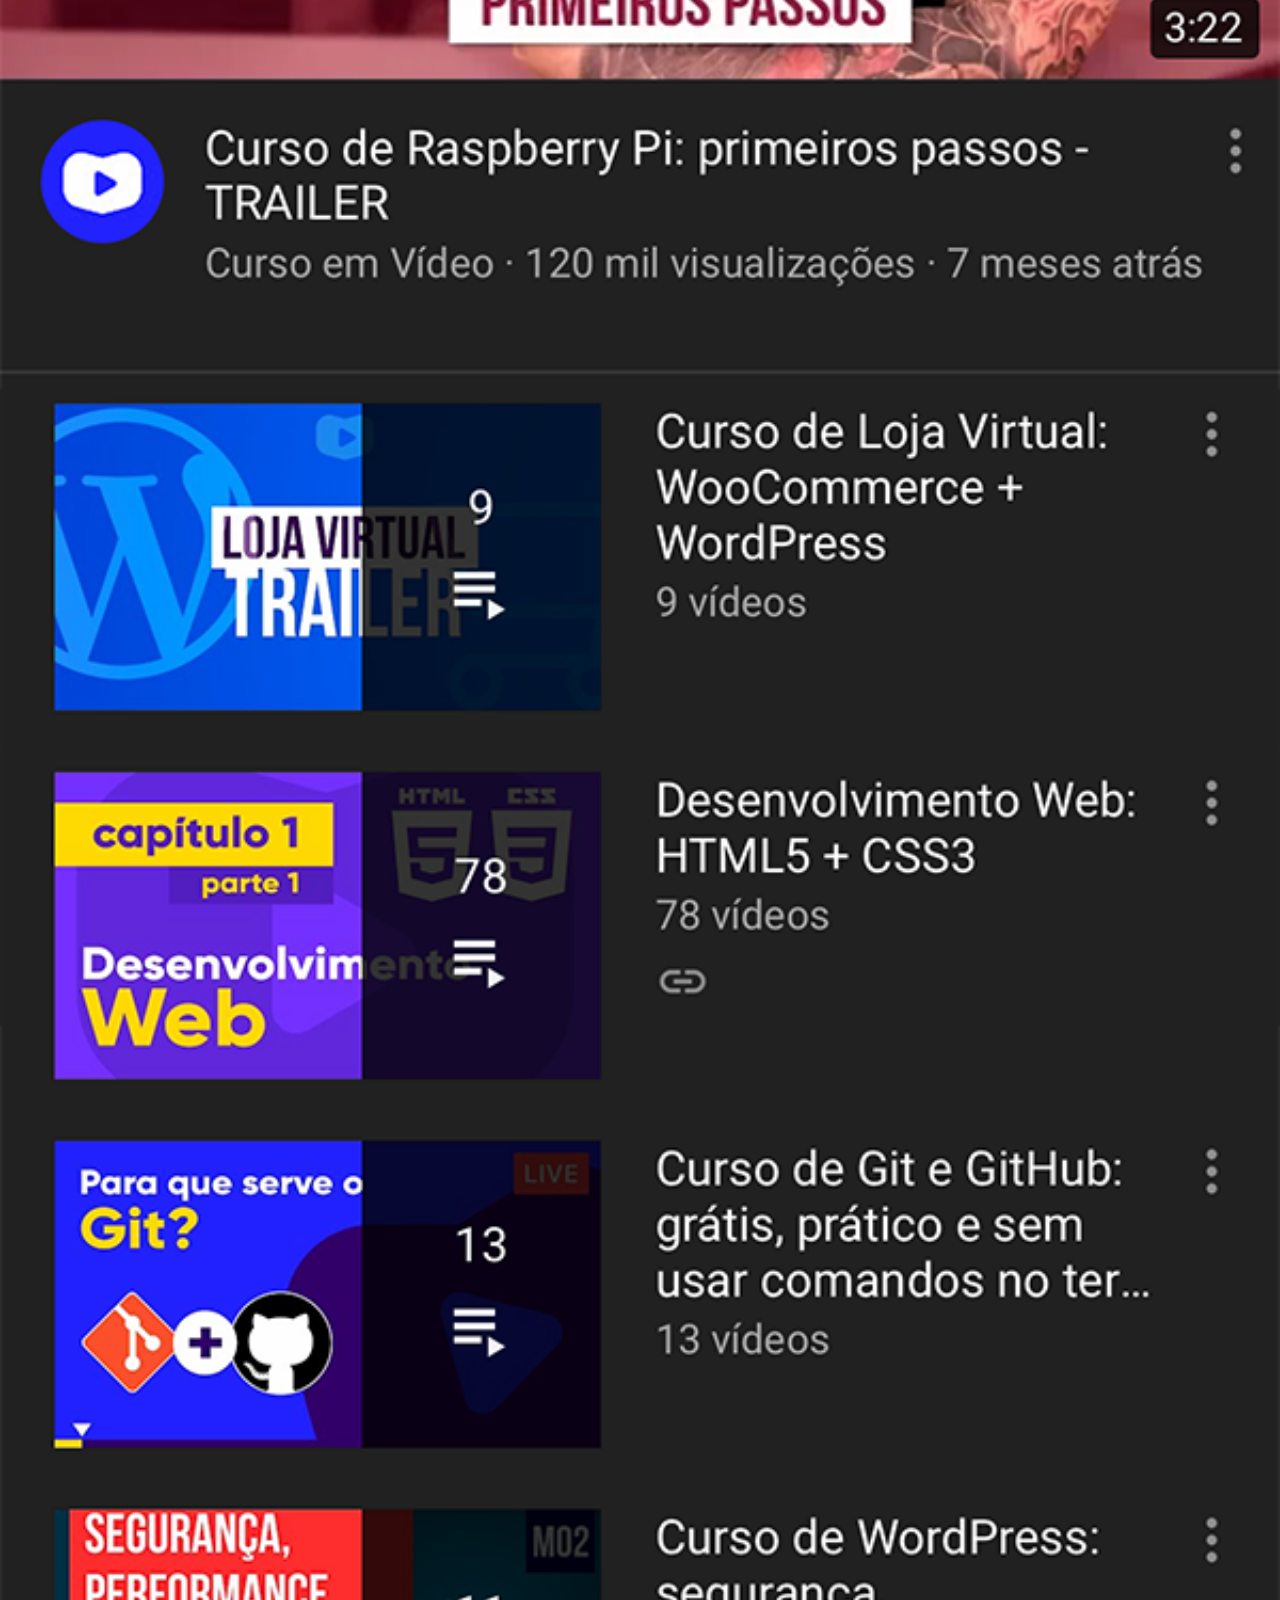
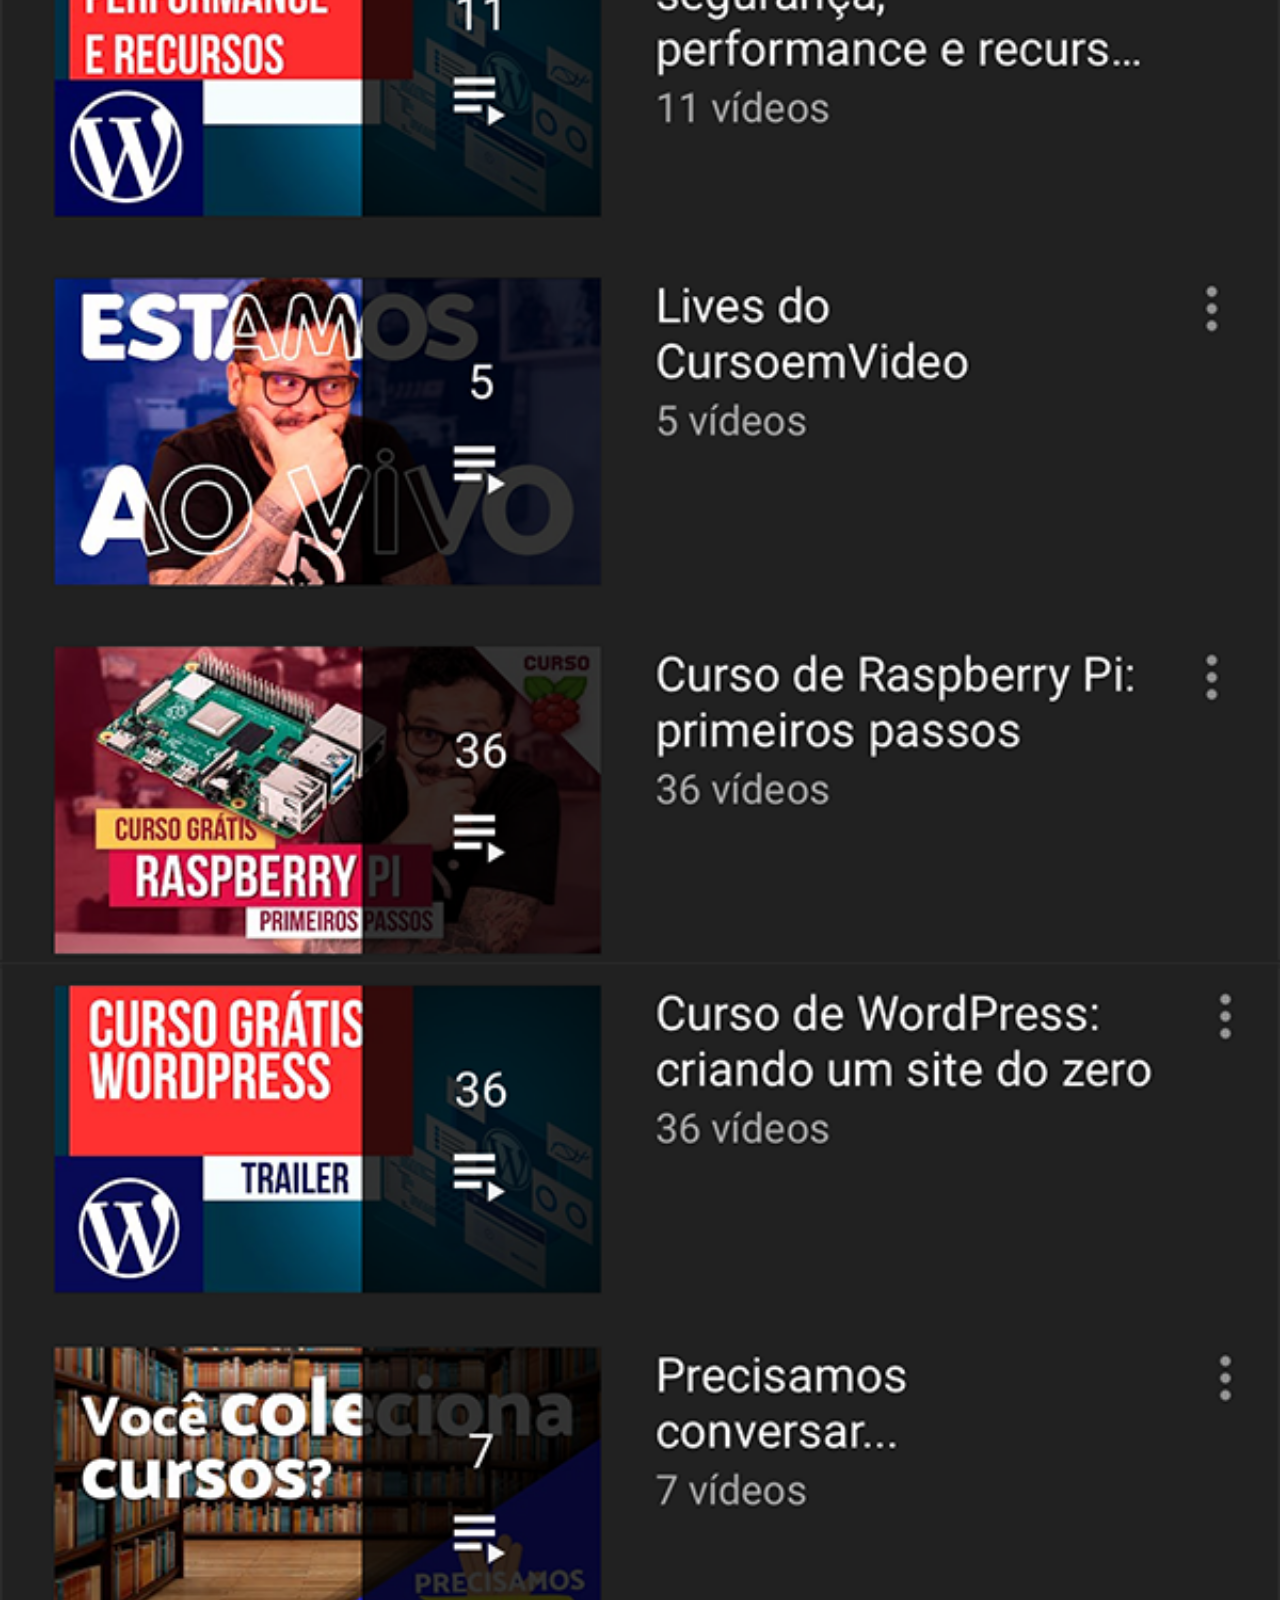
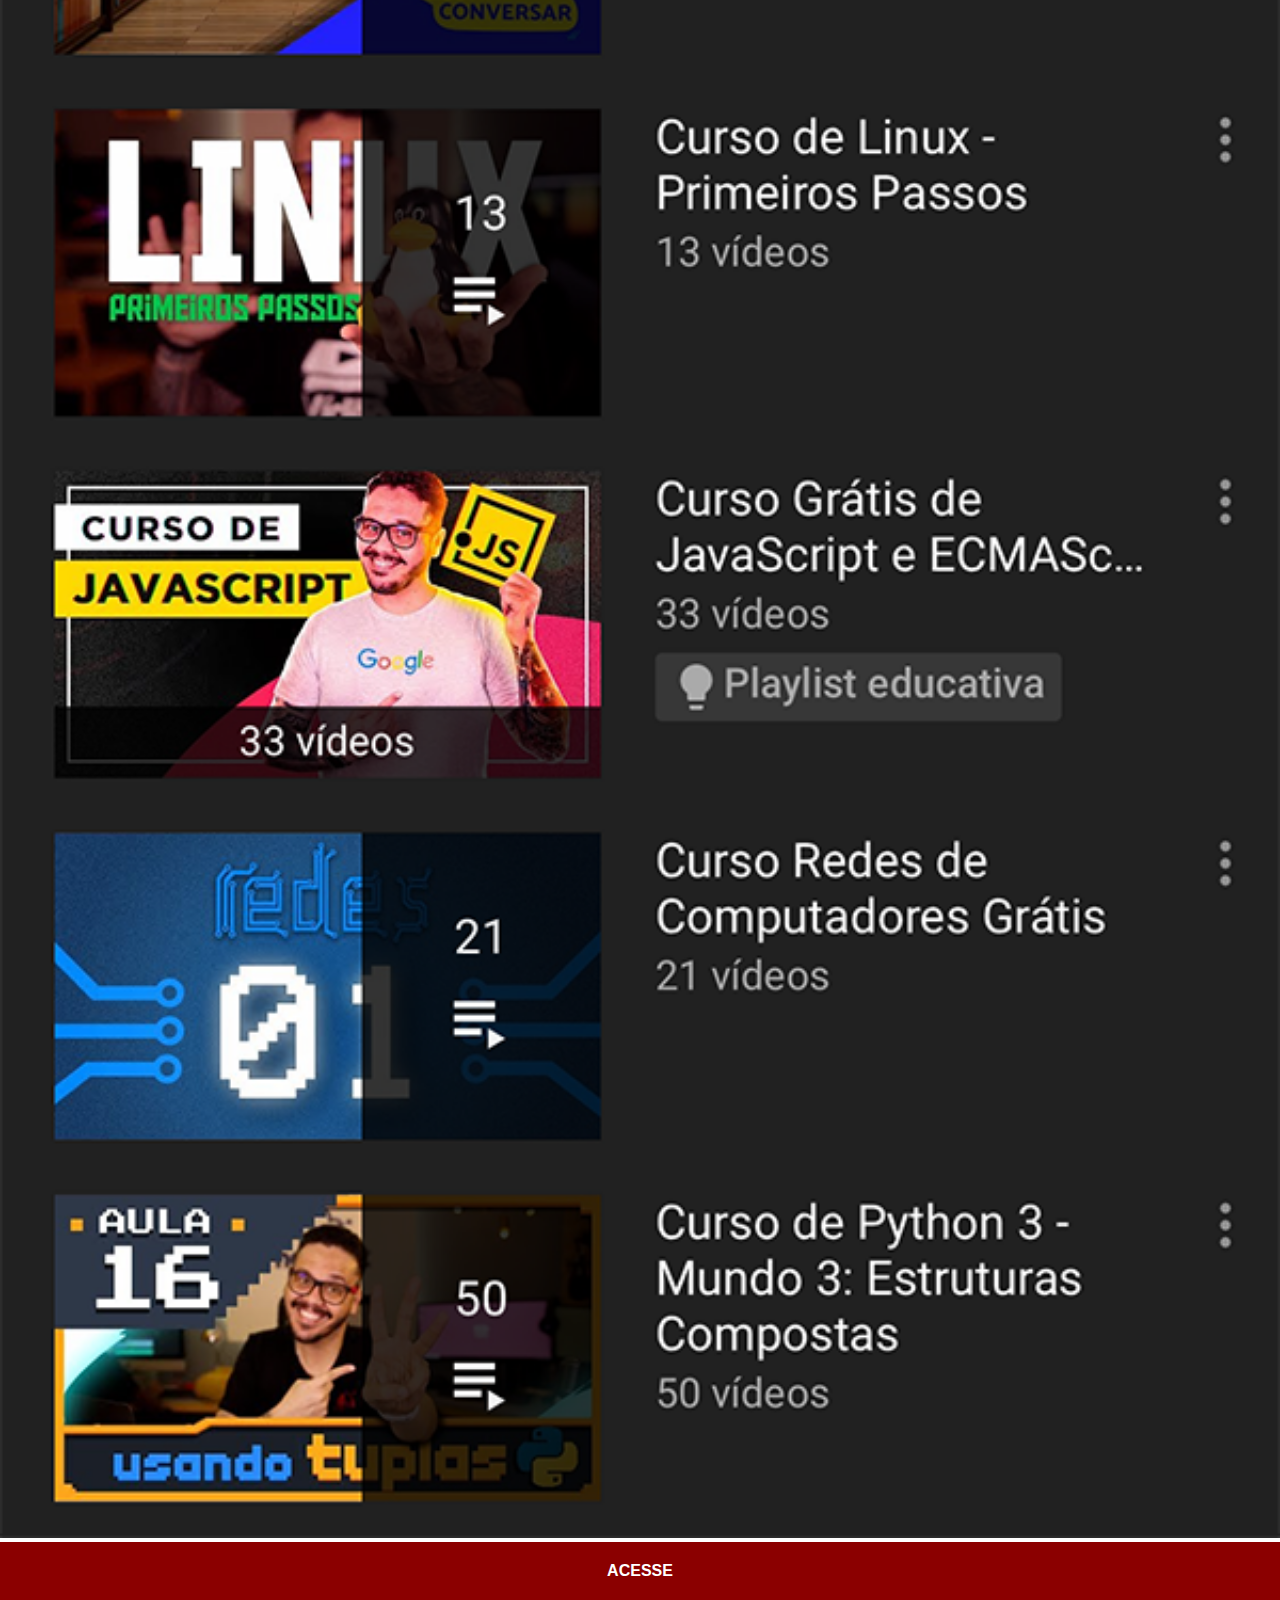
<file: youtube.html>
<!DOCTYPE html>
<html lang="pt-br">
<head>
    <meta charset="UTF-8">
    <meta http-equiv="X-UA-Compatible" content="IE=edge">
    <meta name="viewport" content="width=device-width, initial-scale=1.0">
    <link rel="stylesheet" href="estilos/social.css">
    <title>Youtube</title>
</head>
<body>
    <img src="imagens/tela-youtube.png" alt="Youtube">
    <a href="https://www.youtube.com/user/cursoemvideo/playlists" target="_blank">ACESSE</a>
</body>
</html>
</file>
<file: estilos/style.css>
@charset "UTF-8";

* {
    margin: 0px;
    padding: 0px;
    font-family: Arial, Helvetica, sans-serif;
}

html, body {
    height: 100vh;
    width: 100vw;
    background-color: black;
}

body {
    background: url('../imagens/fundo-madeira.jpg') no-repeat top center;
    background-size: cover;
    background-attachment: fixed;
}

main {
    position: relative;
    height: 98vh;
}

section#telefone {
    position: absolute;
    top: 50%;
    left: 50%;
    transform: translate(-50%, -50%);

    height: 627px;
    width: 311px;
    background: url('../imagens/frame-iphone.png') no-repeat;
}

iframe#tela {
    position: relative;
    top: 80px;
    left: 22px;
    width: 267px;
    height: 471px;
}

section#redes-sociais {
    text-align: right;
    
}

section#redes-sociais img {
    width: 50px;
    margin: 10px;
    border-radius: 50%;
    box-shadow: 2px 2px 5px rgba(0, 0, 0, 0.400);
    box-sizing: border-box;
}

section#redes-sociais img:hover {
    border: 2px solid rgba(255, 255, 255, 0.637);
    transform: translate(-3px, -3px);
    box-shadow: 5px 5px 10px rgba(0, 0, 0, 0.623);
    transition: transform .3s, border 1s;
}
</file>
<file: estilos/social.css>
* {
    margin: 0px;
    padding: 0px;
    font-family: Arial, Helvetica, sans-serif;
}

::-webkit-scrollbar {
    width: 0px;
    height: 0px;
}

img {
    width: 100vw;

}

a {
    display: block;
    background-color: darkred;
    color: white;
    padding: 20px;
    text-align: center;
    font-weight: bolder;
    text-decoration: none;
}
a:hover {
    background-color: red;
}
</file>
